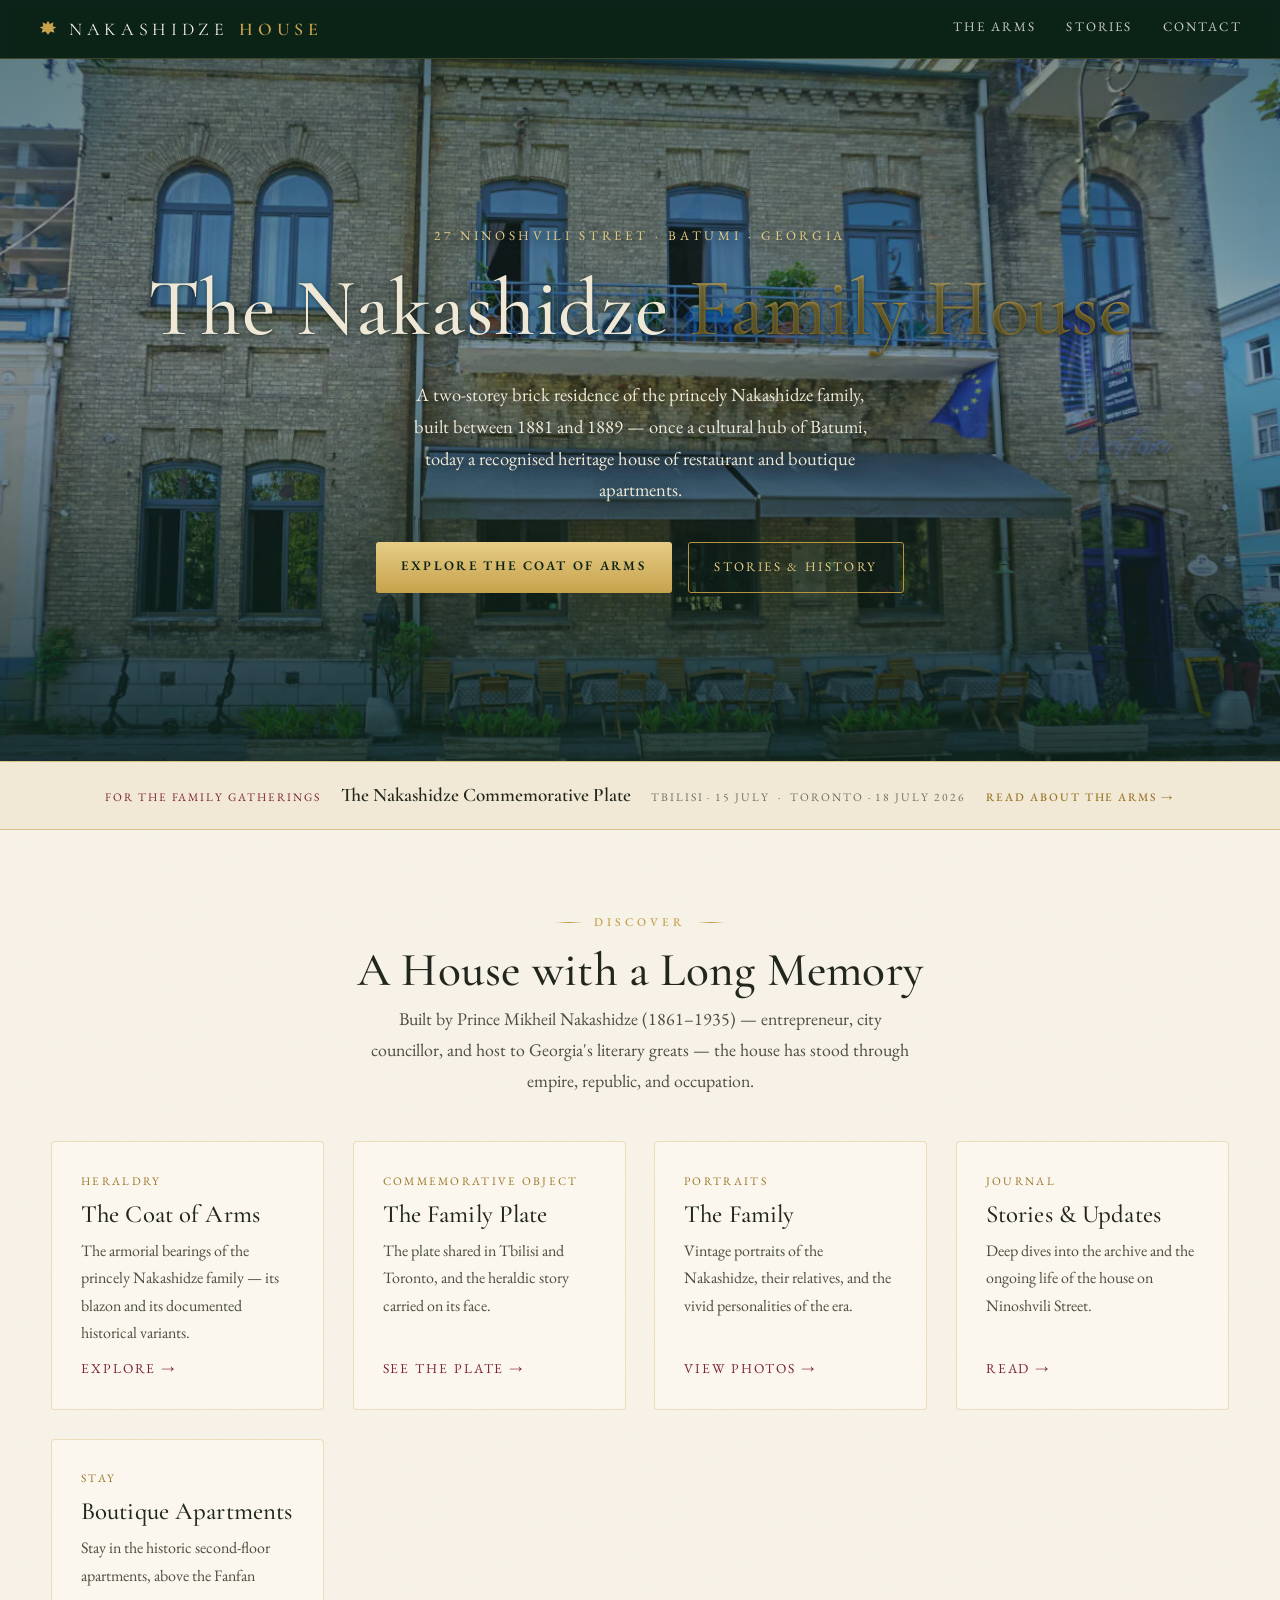
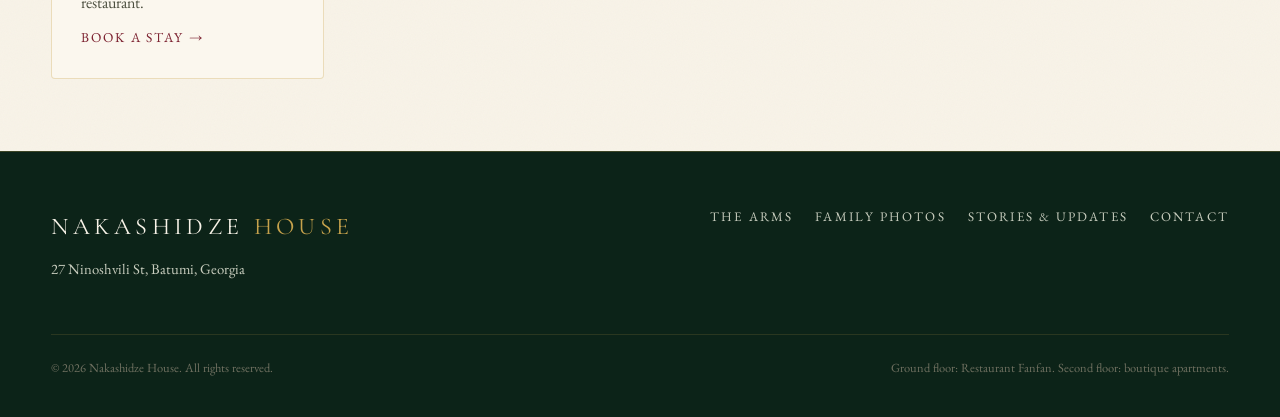
<file: index.html>
<!DOCTYPE html>
<html lang="en">
<head>
<meta charset="UTF-8">
<meta name="viewport" content="width=device-width, initial-scale=1.0">
<title>Nakashidze House — 27 Ninoshvili St, Batumi</title>
<meta name="description" content="The Nakashidze Family House on Ninoshvili Street in Batumi, Georgia — a cultural-heritage residence of the princely Nakashidze family, built 1881–1889. History, family, and heraldry.">
<link rel="preconnect" href="https://fonts.googleapis.com">
<link rel="preconnect" href="https://fonts.gstatic.com" crossorigin>
<link href="https://fonts.googleapis.com/css2?family=Cormorant+Garamond:ital,wght@0,400;0,500;0,600;1,400&family=EB+Garamond:ital,wght@0,400;0,500;1,400&family=Noto+Serif+Georgian:wght@400;600&display=swap" rel="stylesheet">
<link rel="stylesheet" href="assets/css/style.css">
</head>
<body>
<a href="#main" class="skip">Skip to content</a>

<nav class="nav">
  <a class="nav__brand" href="index.html">
    <svg class="nav__mark" viewBox="0 0 24 24" fill="none" aria-hidden="true">
      <path d="M12 2l2.2 3.9L18.5 4l-.8 4.6L22 10l-3.6 2 1.3 4.4L15 15l-3 4-3-4-4.7 1.4L5.6 12 2 10l4.3-1.4L5.5 4l4.3 1.9L12 2z" fill="currentColor"/>
    </svg>
    Nakashidze <b>House</b>
  </a>
  <div class="nav__links">
    <a href="arms/">The Arms</a>
    <a href="stories/" class="hide-sm">Stories</a>
    <a href="https://sites.google.com/view/nakashidzehouse/contact-us">Contact</a>
  </div>
</nav>

<header class="home-hero" id="main">
  <div class="wrap home-hero__inner">
    <span class="addr reveal">27 Ninoshvili Street · Batumi · Georgia</span>
    <h1 class="reveal d1">The Nakashidze <span class="gold-text">Family House</span></h1>
    <p class="lede reveal d2">
      A two-storey brick residence of the princely Nakashidze family, built between 1881 and 1889 —
      once a cultural hub of Batumi, today a recognised heritage house of restaurant and boutique
      apartments.
    </p>
    <div class="btn-row reveal d3">
      <a class="btn btn--gold" href="arms/">Explore the Coat of Arms</a>
      <a class="btn btn--ghost" href="stories/">Stories &amp; History</a>
    </div>
  </div>
</header>

<aside class="plate-ribbon" aria-label="Commemorative plate">
  <a href="arms/#plate">
    <span>For the family gatherings</span>
    <strong>The Nakashidze Commemorative Plate</strong>
    <em>Tbilisi · 15 July &nbsp;·&nbsp; Toronto · 18 July 2026</em>
    <b aria-hidden="true">Read about the arms →</b>
  </a>
</aside>

<section class="band band--porcelain">
  <div class="wrap">
    <div class="section-head reveal">
      <span class="eyebrow">Discover</span>
      <h2>A House with a Long Memory</h2>
      <p>Built by Prince Mikheil Nakashidze (1861–1935) — entrepreneur, city councillor, and host to
         Georgia's literary greats — the house has stood through empire, republic, and occupation.</p>
    </div>
    <div class="cards">
      <a class="hcard reveal" href="arms/">
        <span class="k">Heraldry</span>
        <h3>The Coat of Arms</h3>
        <p>The armorial bearings of the princely Nakashidze family — its blazon and its documented historical variants.</p>
        <span class="go">Explore →</span>
      </a>
      <a class="hcard reveal d1" href="arms/#plate">
        <span class="k">Commemorative Object</span>
        <h3>The Family Plate</h3>
        <p>The plate shared in Tbilisi and Toronto, and the heraldic story carried on its face.</p>
        <span class="go">See the plate →</span>
      </a>
      <a class="hcard reveal d2" href="https://sites.google.com/view/nakashidzehouse/family-photos">
        <span class="k">Portraits</span>
        <h3>The Family</h3>
        <p>Vintage portraits of the Nakashidze, their relatives, and the vivid personalities of the era.</p>
        <span class="go">View photos →</span>
      </a>
      <a class="hcard reveal d3" href="stories/">
        <span class="k">Journal</span>
        <h3>Stories &amp; Updates</h3>
        <p>Deep dives into the archive and the ongoing life of the house on Ninoshvili Street.</p>
        <span class="go">Read →</span>
      </a>
      <a class="hcard reveal d4" href="https://www.airbnb.co.uk/rooms/49343158">
        <span class="k">Stay</span>
        <h3>Boutique Apartments</h3>
        <p>Stay in the historic second-floor apartments, above the Fanfan restaurant.</p>
        <span class="go">Book a stay →</span>
      </a>
    </div>
  </div>
</section>

<footer class="foot">
  <div class="wrap">
    <div class="foot__top">
      <div>
        <div class="foot__brand">Nakashidze <span>House</span></div>
        <p class="foot__tri">27 Ninoshvili St, Batumi, Georgia</p>
      </div>
      <nav class="foot__links" aria-label="Footer">
        <a href="arms/">The Arms</a>
        <a href="https://sites.google.com/view/nakashidzehouse/family-photos">Family Photos</a>
        <a href="stories/">Stories &amp; Updates</a>
        <a href="https://sites.google.com/view/nakashidzehouse/contact-us">Contact</a>
      </nav>
    </div>
    <div class="foot__legal">
      <span>© 2026 Nakashidze House. All rights reserved.</span>
      <span>Ground floor: Restaurant Fanfan. Second floor: boutique apartments.</span>
    </div>
  </div>
</footer>

<script>
  (function () {
    var els = document.querySelectorAll('.reveal');
    if (!('IntersectionObserver' in window) || matchMedia('(prefers-reduced-motion: reduce)').matches) {
      els.forEach(function (e) { e.classList.add('in'); }); return;
    }
    var io = new IntersectionObserver(function (entries) {
      entries.forEach(function (en) {
        if (en.isIntersecting) { en.target.classList.add('in'); io.unobserve(en.target); }
      });
    }, { threshold: 0.14, rootMargin: '0px 0px -8% 0px' });
    els.forEach(function (e) { io.observe(e); });
  })();
</script>
</body>
</html>
</file>
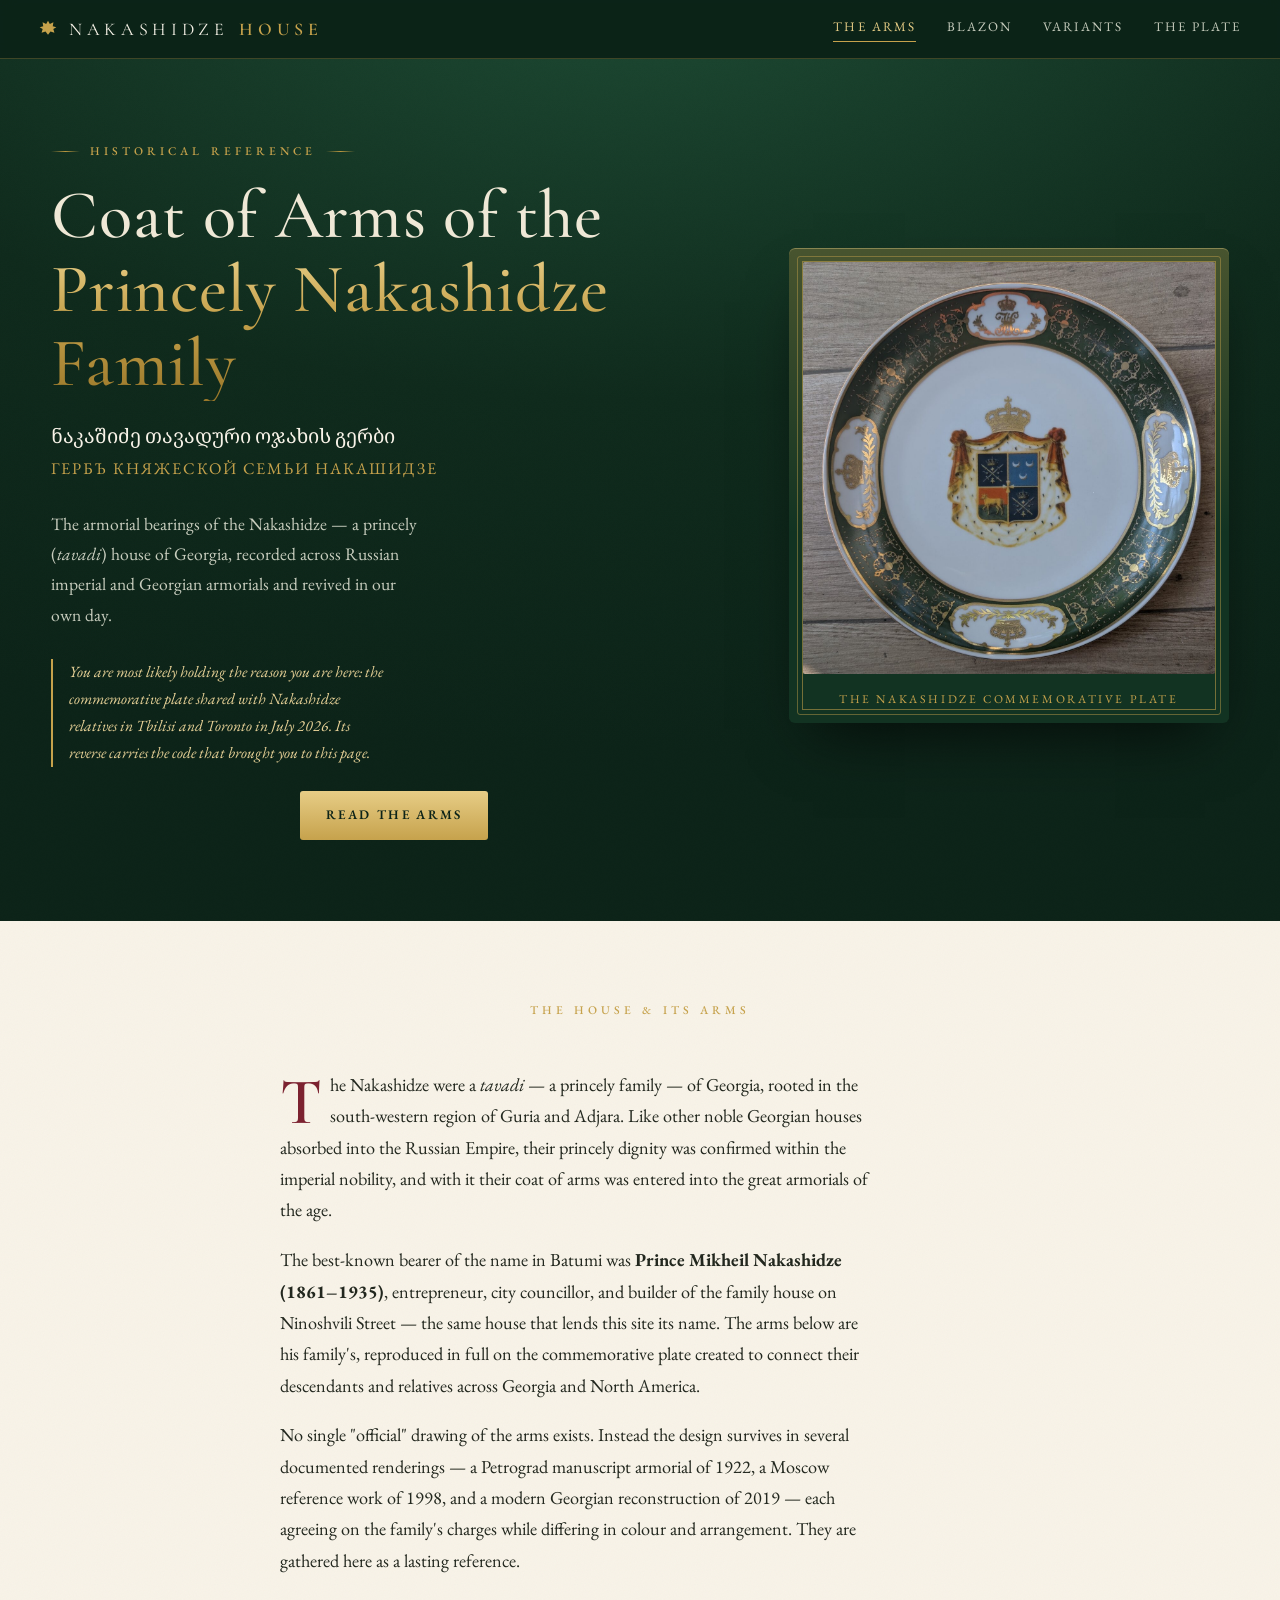
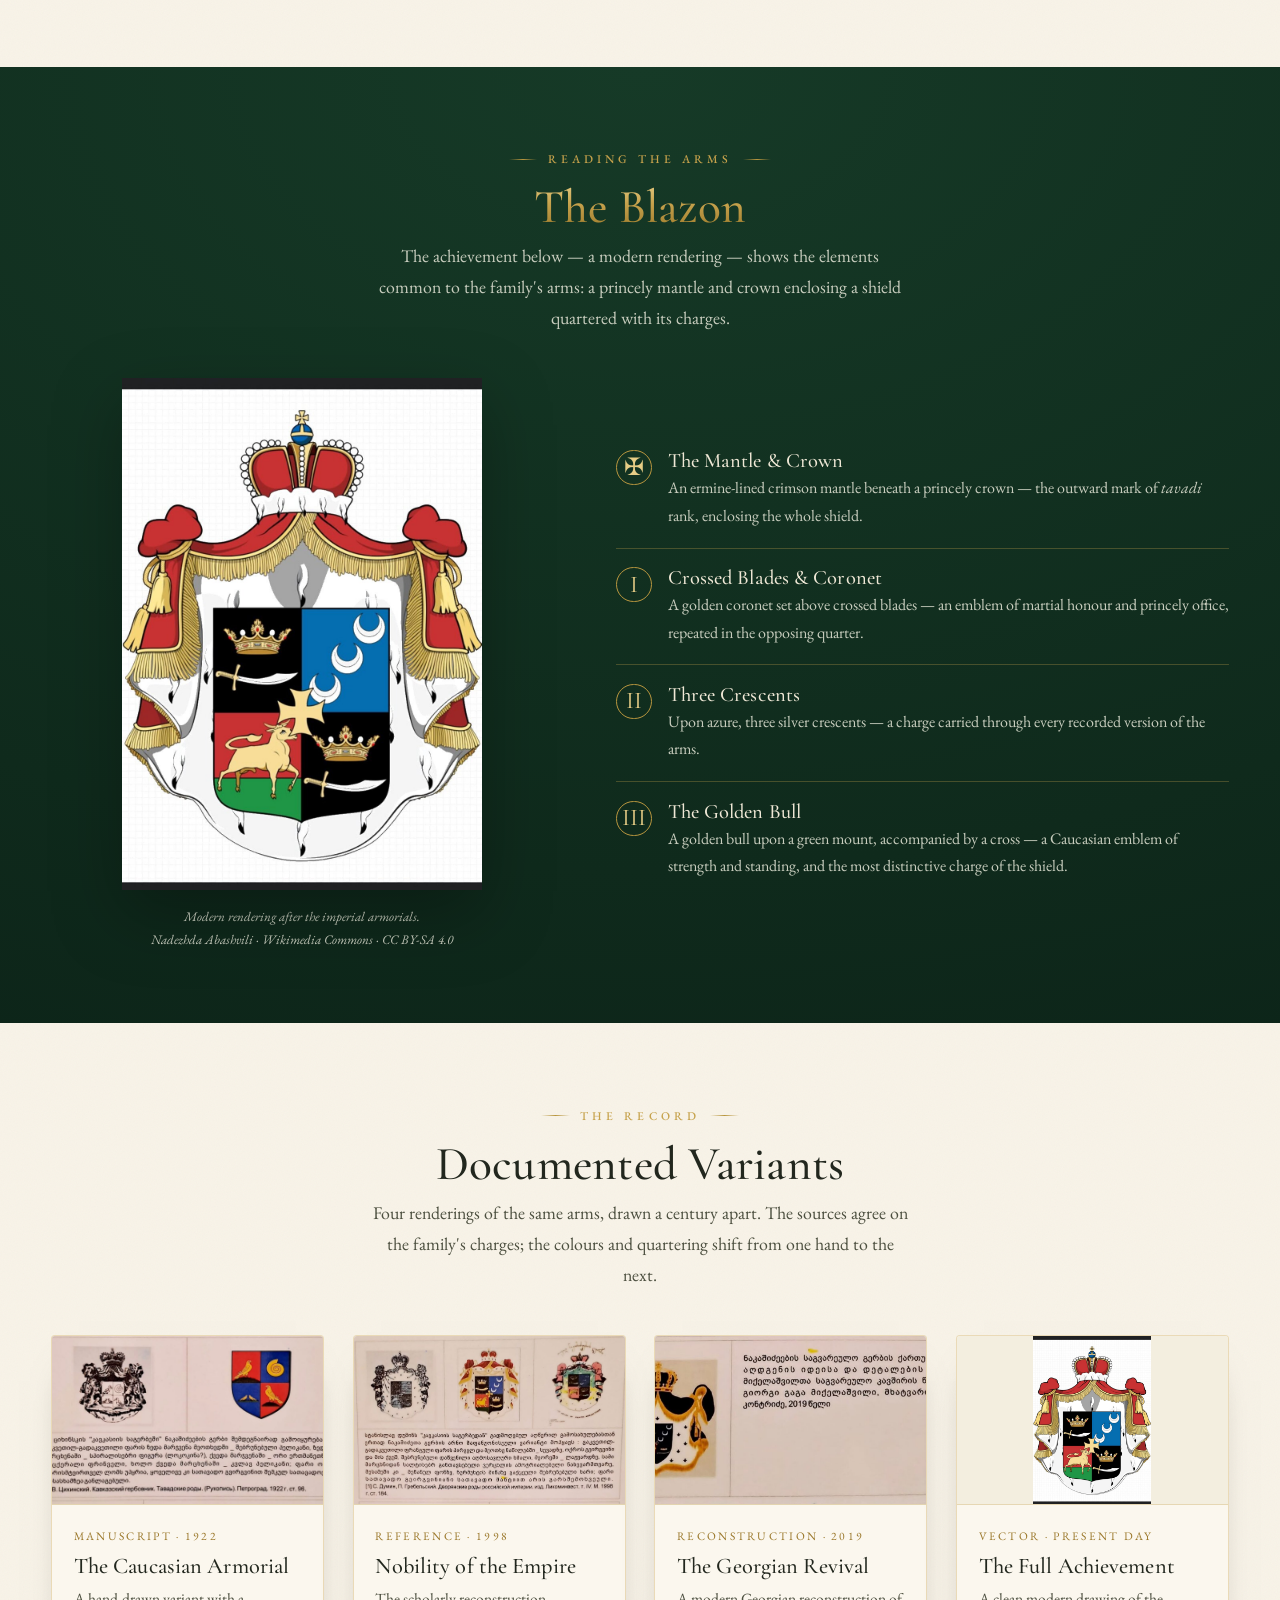
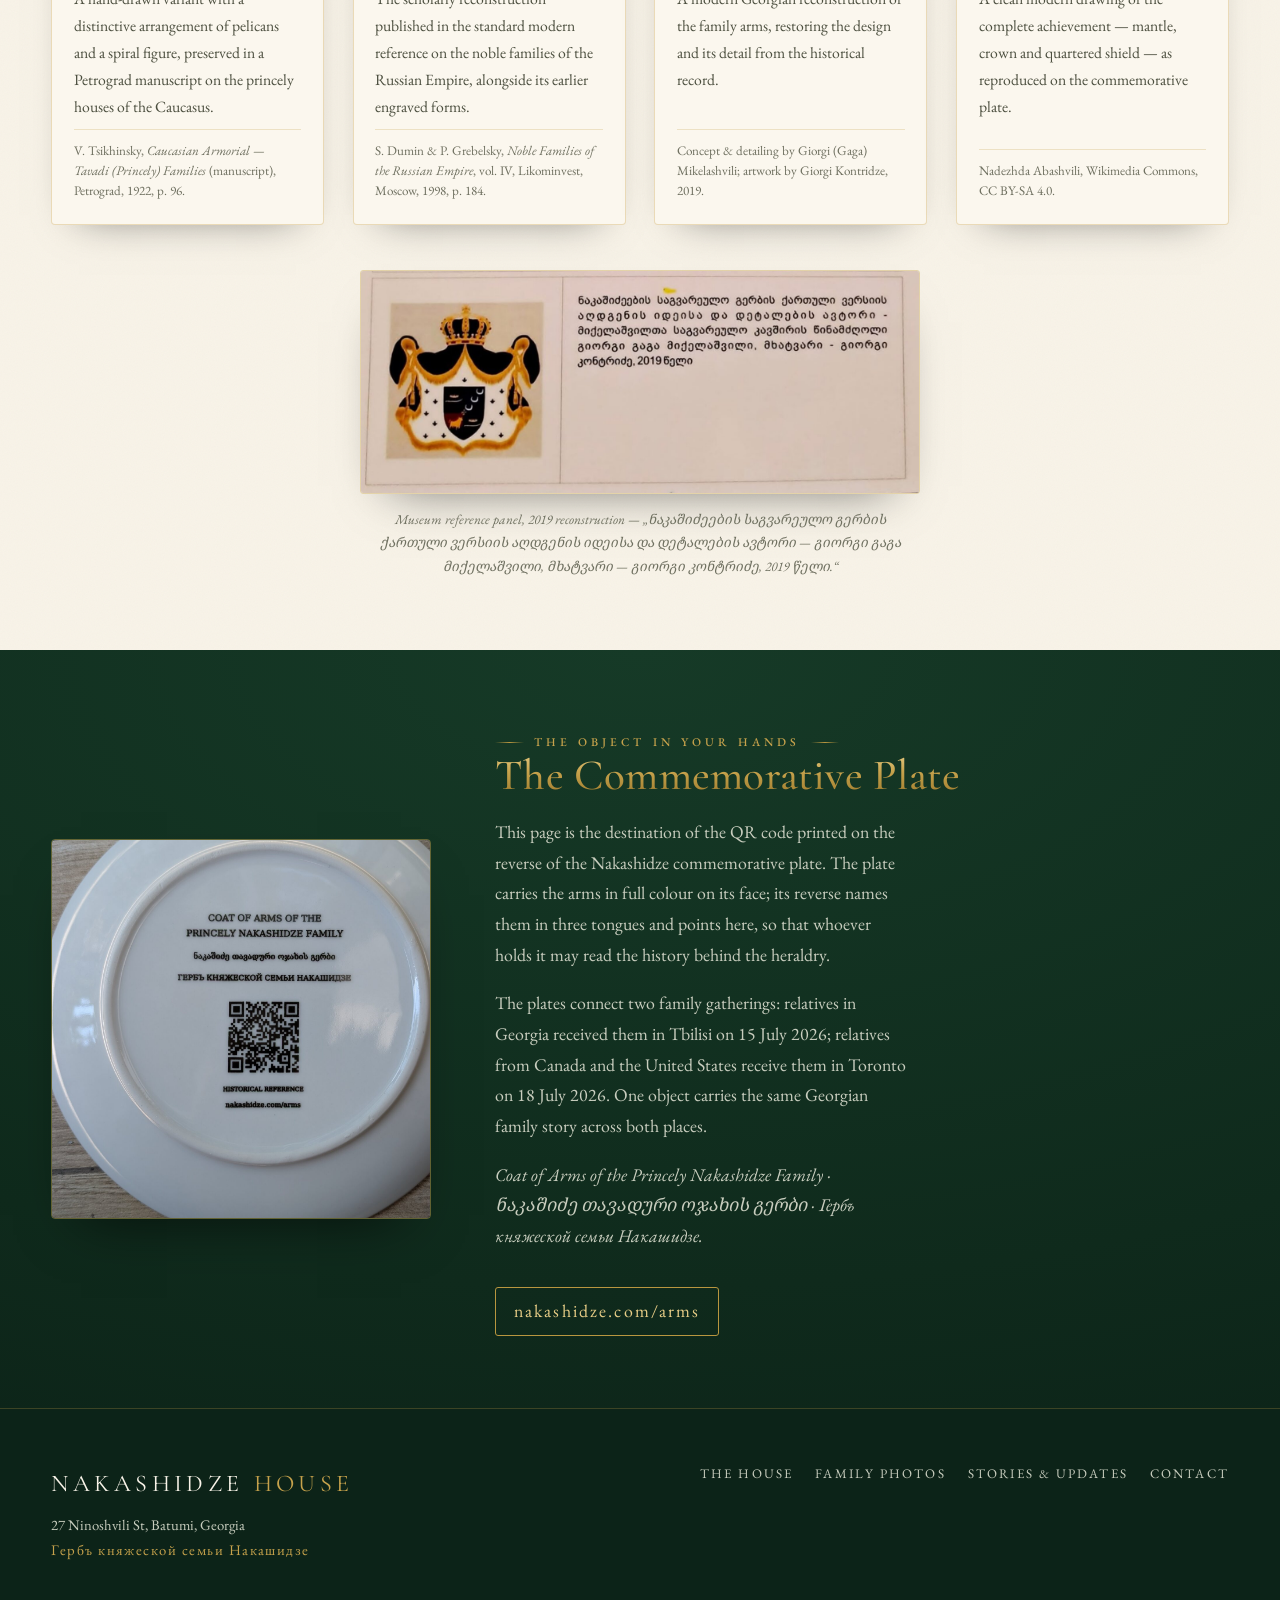
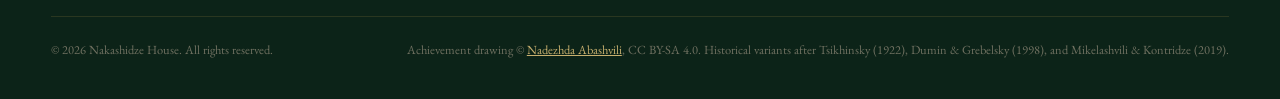
<file: arms/index.html>
<!DOCTYPE html>
<html lang="en">
<head>
<meta charset="UTF-8">
<meta name="viewport" content="width=device-width, initial-scale=1.0">
<title>Coat of Arms of the Princely Nakashidze Family — Historical Reference</title>
<meta name="description" content="The heraldry of the princely (tavadi) Nakashidze family of Georgia: the coat of arms, its blazon, and its documented historical variants — the reference page for the Nakashidze commemorative plate.">
<link rel="preconnect" href="https://fonts.googleapis.com">
<link rel="preconnect" href="https://fonts.gstatic.com" crossorigin>
<link href="https://fonts.googleapis.com/css2?family=Cormorant+Garamond:ital,wght@0,400;0,500;0,600;1,400&family=EB+Garamond:ital,wght@0,400;0,500;1,400&family=Noto+Serif+Georgian:wght@400;600&display=swap" rel="stylesheet">
<link rel="stylesheet" href="../assets/css/style.css">
</head>
<body>
<a href="#top" class="skip">Skip to content</a>

<!-- ============ NAV ============ -->
<nav class="nav">
  <a class="nav__brand" href="../index.html">
    <svg class="nav__mark" viewBox="0 0 24 24" fill="none" aria-hidden="true">
      <path d="M12 2l2.2 3.9L18.5 4l-.8 4.6L22 10l-3.6 2 1.3 4.4L15 15l-3 4-3-4-4.7 1.4L5.6 12 2 10l4.3-1.4L5.5 4l4.3 1.9L12 2z" fill="currentColor"/>
    </svg>
    Nakashidze <b>House</b>
  </a>
  <div class="nav__links">
    <a href="#top" aria-current="page">The Arms</a>
    <a href="#blazon" class="hide-sm">Blazon</a>
    <a href="#variants" class="hide-sm">Variants</a>
    <a href="#plate">The Plate</a>
  </div>
</nav>

<!-- ============ HERO ============ -->
<header class="hero" id="top">
  <div class="wrap hero__grid">
    <div>
      <span class="eyebrow reveal">Historical Reference</span>
      <h1 class="hero__title reveal d1">
        Coat of Arms of the
        <span class="line2 gold-text">Princely Nakashidze Family</span>
      </h1>
      <div class="hero__sub reveal d2">
        <span class="ka">ნაკაშიძე თავადური ოჯახის გერბი</span>
        <span class="ru">Гербъ княжеской семьи Накашидзе</span>
      </div>
      <p class="hero__lede reveal d2">
        The armorial bearings of the Nakashidze — a princely (<em>tavadi</em>) house of Georgia,
        recorded across Russian imperial and Georgian armorials and revived in our own day.
      </p>
      <p class="hero__note reveal d3">
        You are most likely holding the reason you are here: the commemorative plate shared with
        Nakashidze relatives in Tbilisi and Toronto in July 2026. Its reverse carries the code that
        brought you to this page.
      </p>
      <div class="btn-row reveal d3" style="margin-top:1.5rem">
        <a class="btn btn--gold" href="#blazon">Read the Arms</a>
      </div>
    </div>

    <figure class="plate-frame reveal d2" style="margin:0">
      <img src="../assets/img/plate-medallion.jpg"
           alt="Photograph of the Nakashidze commemorative plate — a deep-green and gold porcelain rim framing the family coat of arms at its centre.">
      <figcaption class="plate-cap">The Nakashidze Commemorative Plate</figcaption>
    </figure>
  </div>
</header>

<!-- ============ OVERVIEW ============ -->
<section class="band band--porcelain">
  <div class="narrow">
    <div class="section-head reveal">
      <span class="eyebrow solo">The House &amp; Its Arms</span>
    </div>
    <div class="prose reveal d1">
      <p class="dropcap">
        The Nakashidze were a <em>tavadi</em> — a princely family — of Georgia, rooted in the
        south-western region of Guria and Adjara. Like other noble Georgian houses absorbed into
        the Russian Empire, their princely dignity was confirmed within the imperial nobility, and
        with it their coat of arms was entered into the great armorials of the age.
      </p>
      <p>
        The best-known bearer of the name in Batumi was <strong>Prince Mikheil Nakashidze
        (1861&ndash;1935)</strong>, entrepreneur, city councillor, and builder of the family house
        on Ninoshvili Street — the same house that lends this site its name. The arms below are his
        family's, reproduced in full on the commemorative plate created to connect their descendants
        and relatives across Georgia and North America.
      </p>
      <p>
        No single "official" drawing of the arms exists. Instead the design survives in several
        documented renderings — a Petrograd manuscript armorial of 1922, a Moscow reference work of
        1998, and a modern Georgian reconstruction of 2019 — each agreeing on the family's charges
        while differing in colour and arrangement. They are gathered here as a lasting reference.
      </p>
    </div>
  </div>
</section>

<!-- ============ BLAZON ============ -->
<section class="band band--green" id="blazon">
  <div class="wrap">
    <div class="section-head reveal">
      <span class="eyebrow">Reading the Arms</span>
      <h2 class="gold-text">The Blazon</h2>
      <p>The achievement below — a modern rendering — shows the elements common to the family's arms:
         a princely mantle and crown enclosing a shield quartered with its charges.</p>
    </div>

    <div class="blazon">
      <figure class="blazon__fig reveal">
        <img src="../assets/img/arms-clean.jpg"
             alt="Full heraldic achievement of the Nakashidze family: a gold-fringed crimson princely mantle lined with ermine, topped by a princely crown, enclosing a shield of four quarters.">
        <figcaption>Modern rendering after the imperial armorials.<br>Nadezhda Abashvili · Wikimedia Commons · CC BY-SA 4.0</figcaption>
      </figure>

      <div class="quarters reveal d1">
        <div class="quarter">
          <span class="quarter__no">✠</span>
          <div>
            <h4>The Mantle &amp; Crown</h4>
            <p>An ermine-lined crimson mantle beneath a princely crown — the outward mark of
               <em>tavadi</em> rank, enclosing the whole shield.</p>
          </div>
        </div>
        <div class="quarter">
          <span class="quarter__no">I</span>
          <div>
            <h4>Crossed Blades &amp; Coronet</h4>
            <p>A golden coronet set above crossed blades — an emblem of martial honour and princely
               office, repeated in the opposing quarter.</p>
          </div>
        </div>
        <div class="quarter">
          <span class="quarter__no">II</span>
          <div>
            <h4>Three Crescents</h4>
            <p>Upon azure, three silver crescents — a charge carried through every recorded version
               of the arms.</p>
          </div>
        </div>
        <div class="quarter">
          <span class="quarter__no">III</span>
          <div>
            <h4>The Golden Bull</h4>
            <p>A golden bull upon a green mount, accompanied by a cross — a Caucasian emblem of
               strength and standing, and the most distinctive charge of the shield.</p>
          </div>
        </div>
      </div>
    </div>
  </div>
</section>

<!-- ============ VARIANTS ============ -->
<section class="band band--porcelain" id="variants">
  <div class="wrap">
    <div class="section-head reveal">
      <span class="eyebrow">The Record</span>
      <h2>Documented Variants</h2>
      <p>Four renderings of the same arms, drawn a century apart. The sources agree on the family's
         charges; the colours and quartering shift from one hand to the next.</p>
    </div>

    <div class="variants">
      <article class="vcard reveal">
        <div class="vcard__img" style="background-image:url('../assets/img/variant-caucasian.jpg')"></div>
        <div class="vcard__body">
          <span class="vcard__era">Manuscript · 1922</span>
          <h3>The Caucasian Armorial</h3>
          <p>A hand-drawn variant with a distinctive arrangement of pelicans and a spiral figure,
             preserved in a Petrograd manuscript on the princely houses of the Caucasus.</p>
          <cite>V. Tsikhinsky, <em>Caucasian Armorial — Tavadi (Princely) Families</em> (manuscript), Petrograd, 1922, p. 96.</cite>
        </div>
      </article>

      <article class="vcard reveal d1">
        <div class="vcard__img" style="background-image:url('../assets/img/variant-imperial.jpg')"></div>
        <div class="vcard__body">
          <span class="vcard__era">Reference · 1998</span>
          <h3>Nobility of the Empire</h3>
          <p>The scholarly reconstruction published in the standard modern reference on the noble
             families of the Russian Empire, alongside its earlier engraved forms.</p>
          <cite>S. Dumin &amp; P. Grebelsky, <em>Noble Families of the Russian Empire</em>, vol. IV, Likominvest, Moscow, 1998, p. 184.</cite>
        </div>
      </article>

      <article class="vcard reveal d2">
        <div class="vcard__img" style="background-image:url('../assets/img/variant-georgian.jpg')"></div>
        <div class="vcard__body">
          <span class="vcard__era">Reconstruction · 2019</span>
          <h3>The Georgian Revival</h3>
          <p>A modern Georgian reconstruction of the family arms, restoring the design and its
             detail from the historical record.</p>
          <cite>Concept &amp; detailing by Giorgi (Gaga) Mikelashvili; artwork by Giorgi Kontridze, 2019.</cite>
        </div>
      </article>

      <article class="vcard reveal d3">
        <div class="vcard__img" style="background-image:url('../assets/img/arms-clean.jpg'); background-size:contain; background-color:#f3eedf;"></div>
        <div class="vcard__body">
          <span class="vcard__era">Vector · Present day</span>
          <h3>The Full Achievement</h3>
          <p>A clean modern drawing of the complete achievement — mantle, crown and quartered
             shield — as reproduced on the commemorative plate.</p>
          <cite>Nadezhda Abashvili, Wikimedia Commons, CC BY-SA 4.0.</cite>
        </div>
      </article>
    </div>

    <figure class="panel-figure reveal" style="max-width:560px">
      <img src="../assets/img/variant-georgian.jpg"
           alt="Museum reference panel describing the 2019 Georgian reconstruction of the Nakashidze family arms, with Georgian text crediting Giorgi Gaga Mikelashvili and the artist Giorgi Kontridze.">
      <figcaption style="color:var(--ink-faint)">
        Museum reference panel, 2019 reconstruction —
        „ნაკაშიძეების საგვარეულო გერბის ქართული ვერსიის აღდგენის იდეისა და დეტალების ავტორი —
        გიორგი გაგა მიქელაშვილი, მხატვარი — გიორგი კონტრიძე, 2019 წელი.“
      </figcaption>
    </figure>
  </div>
</section>

<!-- ============ THE PLATE ============ -->
<section class="band band--green" id="plate">
  <div class="wrap plate">
    <img class="plate__img reveal"
         src="../assets/img/plate-back.jpg"
         alt="The reverse of the Nakashidze commemorative plate, printed with the title in English, Georgian and Russian, a QR code, and the address nakashidze.com/arms.">
    <div class="reveal d1">
      <span class="eyebrow">The Object in Your Hands</span>
      <h2 class="gold-text">The Commemorative Plate</h2>
      <p style="color:var(--cream-soft); max-width:46ch">
        This page is the destination of the QR code printed on the reverse of the Nakashidze
        commemorative plate. The plate carries the arms in full colour on its face; its reverse
        names them in three tongues and points here, so that whoever holds it may read the history
        behind the heraldry.
      </p>
      <p style="color:var(--cream-soft); max-width:46ch; margin-top:1rem">
        The plates connect two family gatherings: relatives in Georgia received them in Tbilisi on
        15 July 2026; relatives from Canada and the United States receive them in Toronto on
        18 July 2026. One object carries the same Georgian family story across both places.
      </p>
      <p style="color:var(--cream-soft); max-width:46ch; margin-top:1rem">
        <em>Coat of Arms of the Princely Nakashidze Family · ნაკაშიძე თავადური ოჯახის გერბი ·
        Гербъ княжеской семьи Накашидзе.</em>
      </p>
      <a class="url" href="https://nakashidze.com/arms">nakashidze.com/arms</a>
    </div>
  </div>
</section>

<!-- ============ FOOTER ============ -->
<footer class="foot">
  <div class="wrap">
    <div class="foot__top">
      <div>
        <div class="foot__brand">Nakashidze <span>House</span></div>
        <p class="foot__tri">
          27 Ninoshvili St, Batumi, Georgia<br>
          <span class="ru">Гербъ княжеской семьи Накашидзе</span>
        </p>
      </div>
      <nav class="foot__links" aria-label="Footer">
        <a href="../index.html">The House</a>
        <a href="https://sites.google.com/view/nakashidzehouse/family-photos">Family Photos</a>
        <a href="../stories/">Stories &amp; Updates</a>
        <a href="https://sites.google.com/view/nakashidzehouse/contact-us">Contact</a>
      </nav>
    </div>
    <div class="foot__legal">
      <span>© 2026 Nakashidze House. All rights reserved.</span>
      <span>Achievement drawing © <a href="https://commons.wikimedia.org/">Nadezhda Abashvili</a>, CC BY-SA 4.0. Historical variants after Tsikhinsky (1922), Dumin &amp; Grebelsky (1998), and Mikelashvili &amp; Kontridze (2019).</span>
    </div>
  </div>
</footer>

<script>
  // Staggered reveal on scroll
  (function () {
    var els = document.querySelectorAll('.reveal');
    if (!('IntersectionObserver' in window) || matchMedia('(prefers-reduced-motion: reduce)').matches) {
      els.forEach(function (e) { e.classList.add('in'); });
      return;
    }
    var io = new IntersectionObserver(function (entries) {
      entries.forEach(function (en) {
        if (en.isIntersecting) { en.target.classList.add('in'); io.unobserve(en.target); }
      });
    }, { threshold: 0.14, rootMargin: '0px 0px -8% 0px' });
    els.forEach(function (e) { io.observe(e); });
  })();
</script>
</body>
</html>
</file>
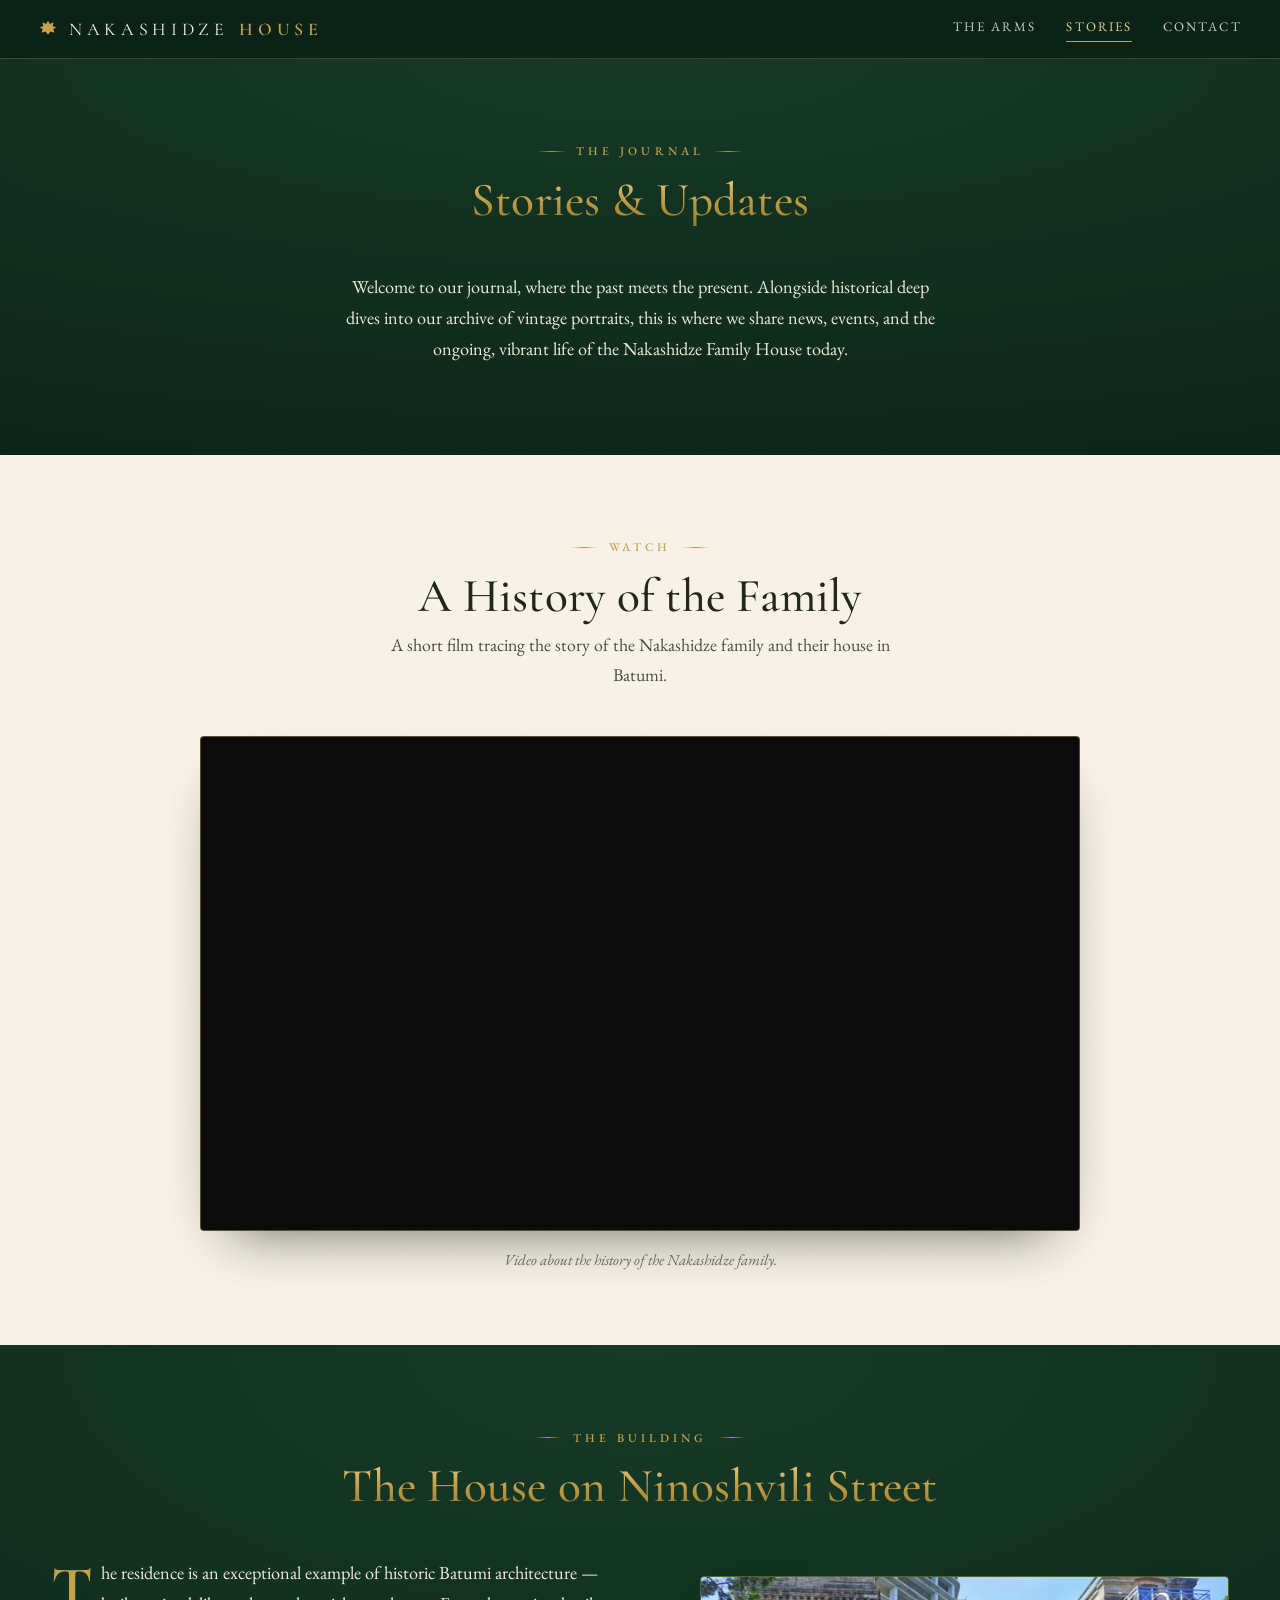
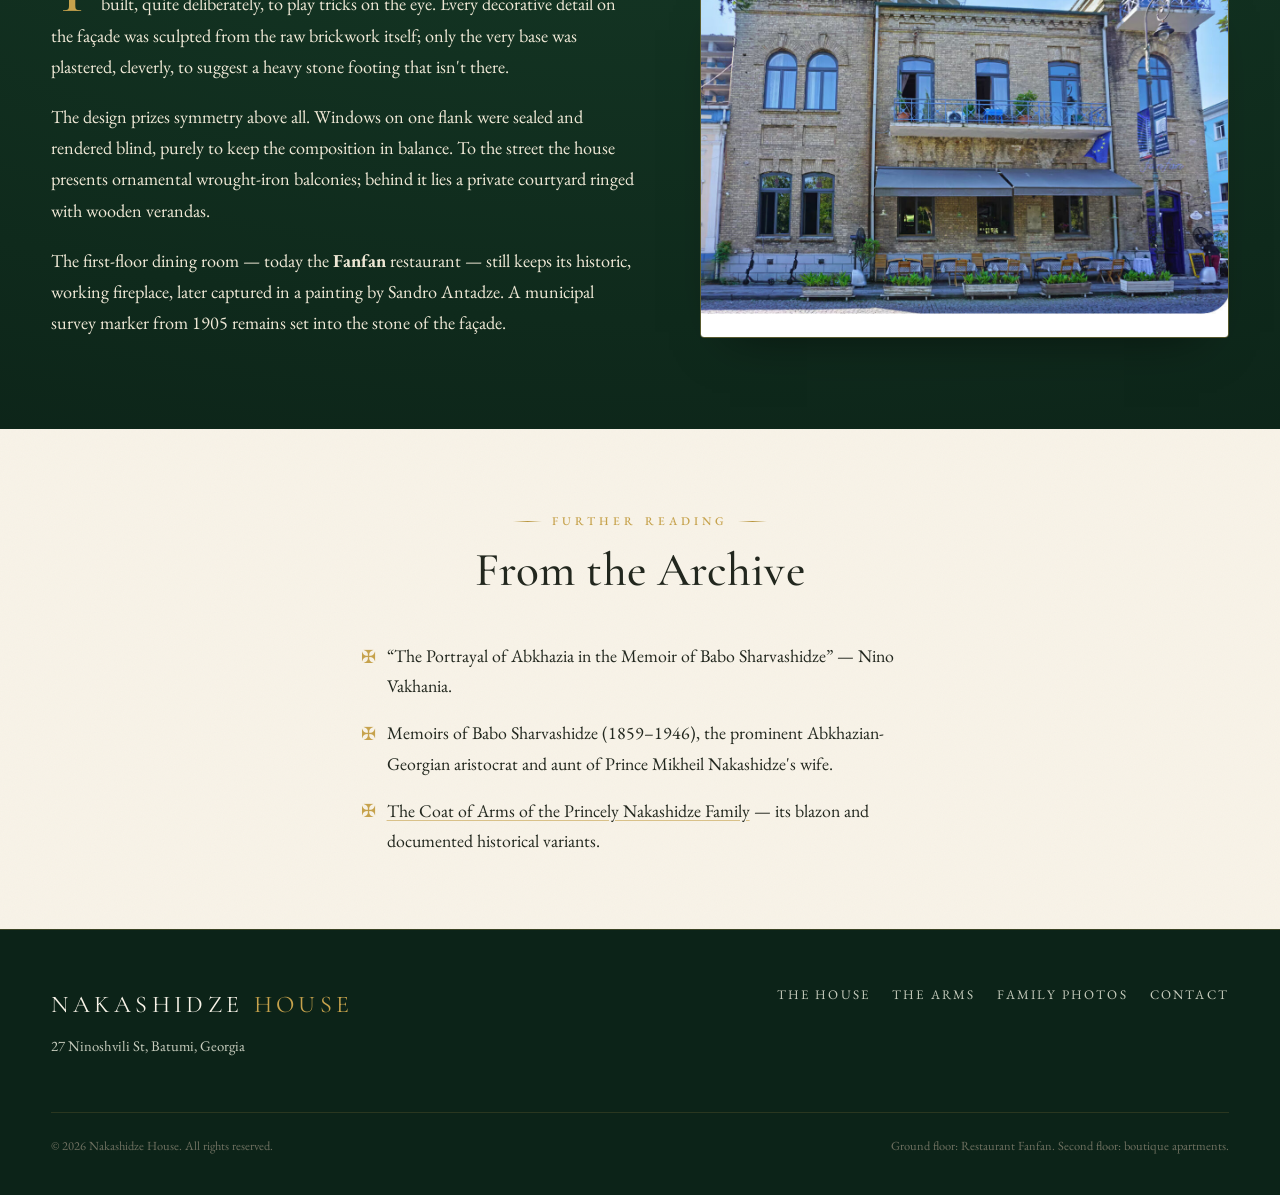
<file: stories/index.html>
<!DOCTYPE html>
<html lang="en">
<head>
<meta charset="UTF-8">
<meta name="viewport" content="width=device-width, initial-scale=1.0">
<title>Stories &amp; Updates — Nakashidze House</title>
<meta name="description" content="Stories, history and updates from the Nakashidze Family House on Ninoshvili Street in Batumi — including a short film on the family's history and notes on the building's architecture.">
<link rel="preconnect" href="https://fonts.googleapis.com">
<link rel="preconnect" href="https://fonts.gstatic.com" crossorigin>
<link href="https://fonts.googleapis.com/css2?family=Cormorant+Garamond:ital,wght@0,400;0,500;0,600;1,400&family=EB+Garamond:ital,wght@0,400;0,500;1,400&family=Noto+Serif+Georgian:wght@400;600&display=swap" rel="stylesheet">
<link rel="stylesheet" href="../assets/css/style.css">
</head>
<body>
<a href="#main" class="skip">Skip to content</a>

<nav class="nav">
  <a class="nav__brand" href="../index.html">
    <svg class="nav__mark" viewBox="0 0 24 24" fill="none" aria-hidden="true">
      <path d="M12 2l2.2 3.9L18.5 4l-.8 4.6L22 10l-3.6 2 1.3 4.4L15 15l-3 4-3-4-4.7 1.4L5.6 12 2 10l4.3-1.4L5.5 4l4.3 1.9L12 2z" fill="currentColor"/>
    </svg>
    Nakashidze <b>House</b>
  </a>
  <div class="nav__links">
    <a href="../arms/">The Arms</a>
    <a href="./" aria-current="page">Stories</a>
    <a href="https://sites.google.com/view/nakashidzehouse/contact-us">Contact</a>
  </div>
</nav>

<!-- ===== Header ===== -->
<header class="band band--green" id="main">
  <div class="narrow">
    <div class="section-head reveal">
      <span class="eyebrow">The Journal</span>
      <h2 class="gold-text">Stories &amp; Updates</h2>
    </div>
    <div class="prose reveal d1" style="text-align:center">
      <p style="margin-inline:auto">
        Welcome to our journal, where the past meets the present. Alongside historical deep dives into
        our archive of vintage portraits, this is where we share news, events, and the ongoing,
        vibrant life of the Nakashidze Family House today.
      </p>
    </div>
  </div>
</header>

<!-- ===== Video ===== -->
<section class="band band--porcelain">
  <div class="wrap">
    <div class="section-head reveal">
      <span class="eyebrow">Watch</span>
      <h2>A History of the Family</h2>
      <p>A short film tracing the story of the Nakashidze family and their house in Batumi.</p>
    </div>
    <figure class="video-figure reveal d1">
      <div class="video-embed">
        <iframe
          src="https://www.youtube-nocookie.com/embed/ioZSrdCykq8"
          title="A short film on the history of the Nakashidze family"
          loading="lazy"
          allow="accelerometer; autoplay; clipboard-write; encrypted-media; gyroscope; picture-in-picture; web-share"
          referrerpolicy="strict-origin-when-cross-origin"
          allowfullscreen></iframe>
      </div>
      <figcaption>Video about the history of the Nakashidze family.</figcaption>
    </figure>
  </div>
</section>

<!-- ===== Architecture ===== -->
<section class="band band--green">
  <div class="wrap">
    <div class="section-head reveal">
      <span class="eyebrow">The Building</span>
      <h2 class="gold-text">The House on Ninoshvili Street</h2>
    </div>
    <div class="arch">
      <div class="prose reveal">
        <p class="dropcap">
          The residence is an exceptional example of historic Batumi architecture — built, quite
          deliberately, to play tricks on the eye. Every decorative detail on the façade was sculpted
          from the raw brickwork itself; only the very base was plastered, cleverly, to suggest a
          heavy stone footing that isn't there.
        </p>
        <p>
          The design prizes symmetry above all. Windows on one flank were sealed and rendered blind,
          purely to keep the composition in balance. To the street the house presents ornamental
          wrought-iron balconies; behind it lies a private courtyard ringed with wooden verandas.
        </p>
        <p>
          The first-floor dining room — today the <strong>Fanfan</strong> restaurant — still keeps its
          historic, working fireplace, later captured in a painting by Sandro Antadze. A municipal
          survey marker from 1905 remains set into the stone of the façade.
        </p>
      </div>
      <figure class="reveal d1" style="margin:0">
        <img class="arch__img" src="../assets/img/house.jpg"
             alt="The Nakashidze Family House on Ninoshvili Street, Batumi — a two-storey brick façade with wrought-iron balconies and the Fanfan restaurant below.">
      </figure>
    </div>
  </div>
</section>

<!-- ===== Further reading ===== -->
<section class="band band--porcelain">
  <div class="narrow">
    <div class="section-head reveal">
      <span class="eyebrow">Further Reading</span>
      <h2>From the Archive</h2>
    </div>
    <ul class="resources reveal d1">
      <li>“The Portrayal of Abkhazia in the Memoir of Babo Sharvashidze” — Nino Vakhania.</li>
      <li>Memoirs of Babo Sharvashidze (1859–1946), the prominent Abkhazian-Georgian aristocrat and aunt of Prince Mikheil Nakashidze's wife.</li>
      <li><a href="../arms/">The Coat of Arms of the Princely Nakashidze Family</a> — its blazon and documented historical variants.</li>
    </ul>
  </div>
</section>

<!-- ===== Footer ===== -->
<footer class="foot">
  <div class="wrap">
    <div class="foot__top">
      <div>
        <div class="foot__brand">Nakashidze <span>House</span></div>
        <p class="foot__tri">27 Ninoshvili St, Batumi, Georgia</p>
      </div>
      <nav class="foot__links" aria-label="Footer">
        <a href="../index.html">The House</a>
        <a href="../arms/">The Arms</a>
        <a href="https://sites.google.com/view/nakashidzehouse/family-photos">Family Photos</a>
        <a href="https://sites.google.com/view/nakashidzehouse/contact-us">Contact</a>
      </nav>
    </div>
    <div class="foot__legal">
      <span>© 2026 Nakashidze House. All rights reserved.</span>
      <span>Ground floor: Restaurant Fanfan. Second floor: boutique apartments.</span>
    </div>
  </div>
</footer>

<script>
  (function () {
    var els = document.querySelectorAll('.reveal');
    if (!('IntersectionObserver' in window) || matchMedia('(prefers-reduced-motion: reduce)').matches) {
      els.forEach(function (e) { e.classList.add('in'); }); return;
    }
    var io = new IntersectionObserver(function (entries) {
      entries.forEach(function (en) {
        if (en.isIntersecting) { en.target.classList.add('in'); io.unobserve(en.target); }
      });
    }, { threshold: 0.14, rootMargin: '0px 0px -8% 0px' });
    els.forEach(function (e) { io.observe(e); });
  })();
</script>
</body>
</html>
</file>
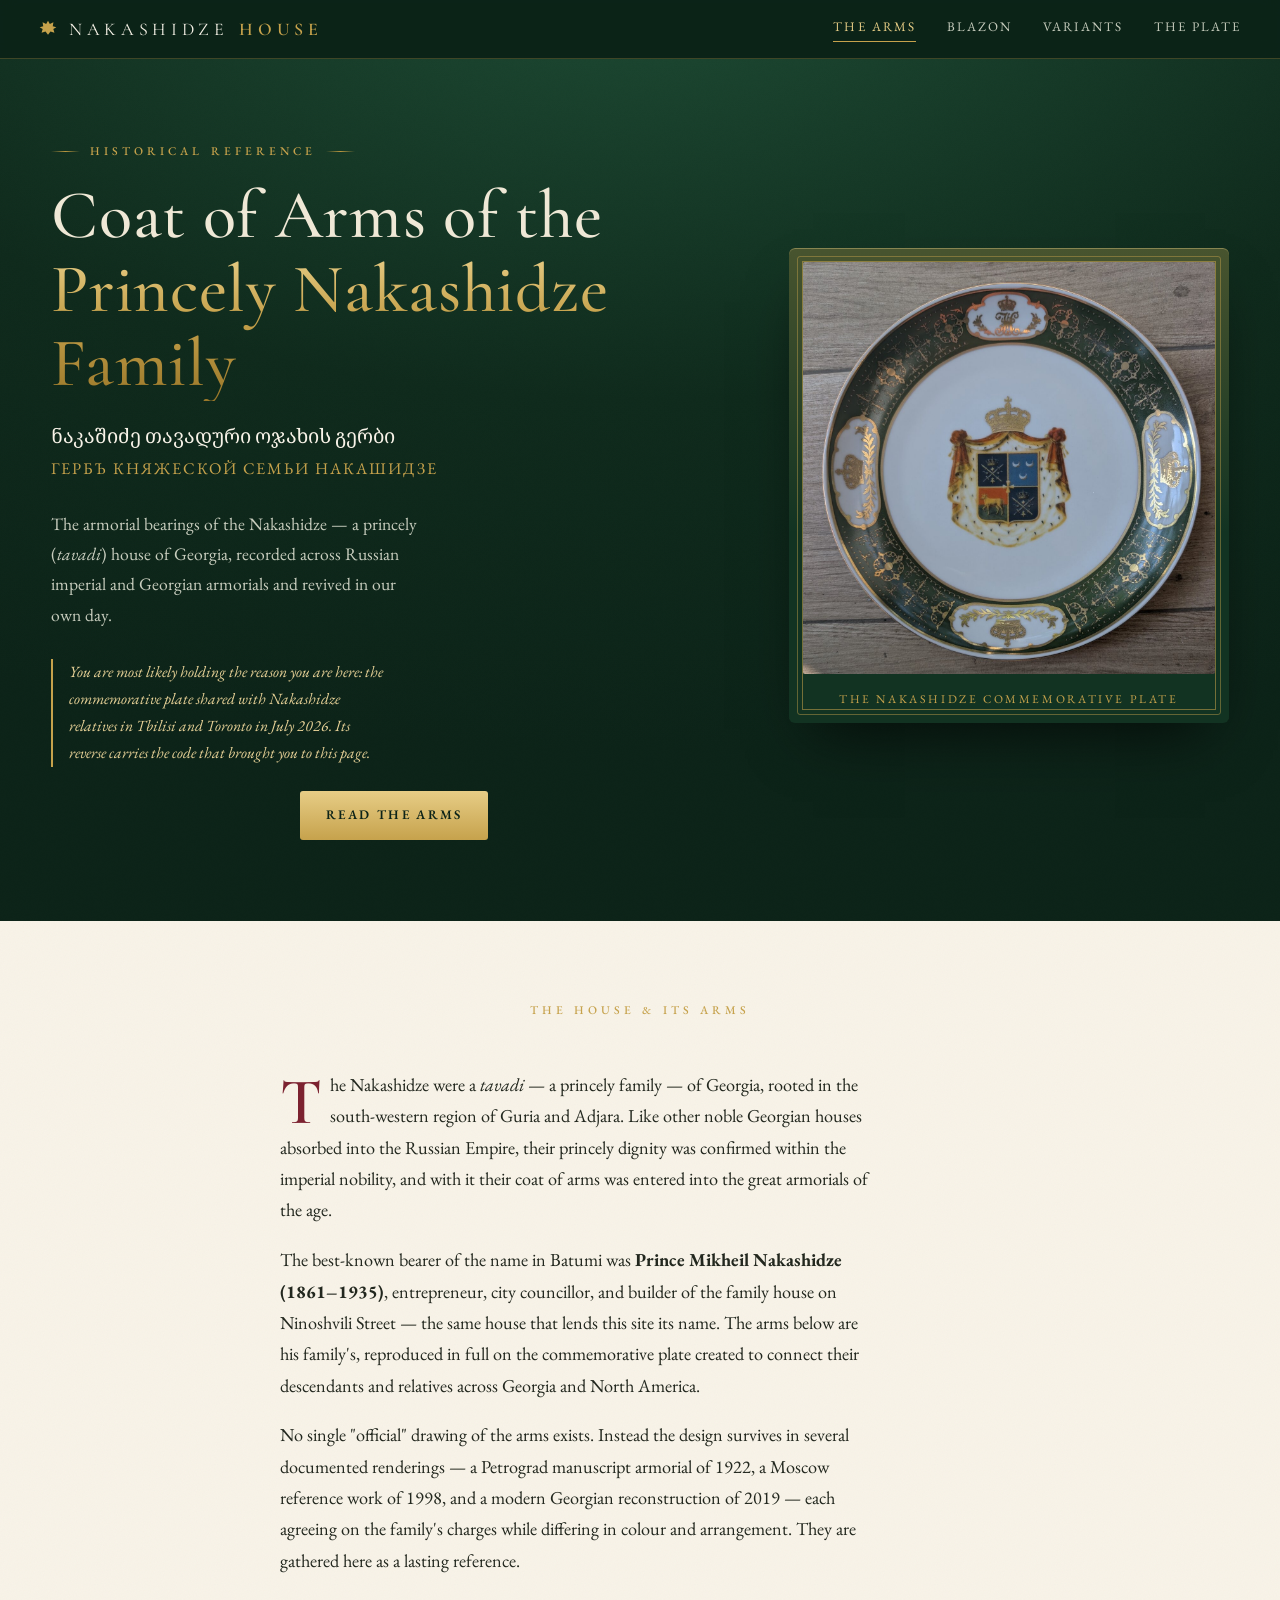
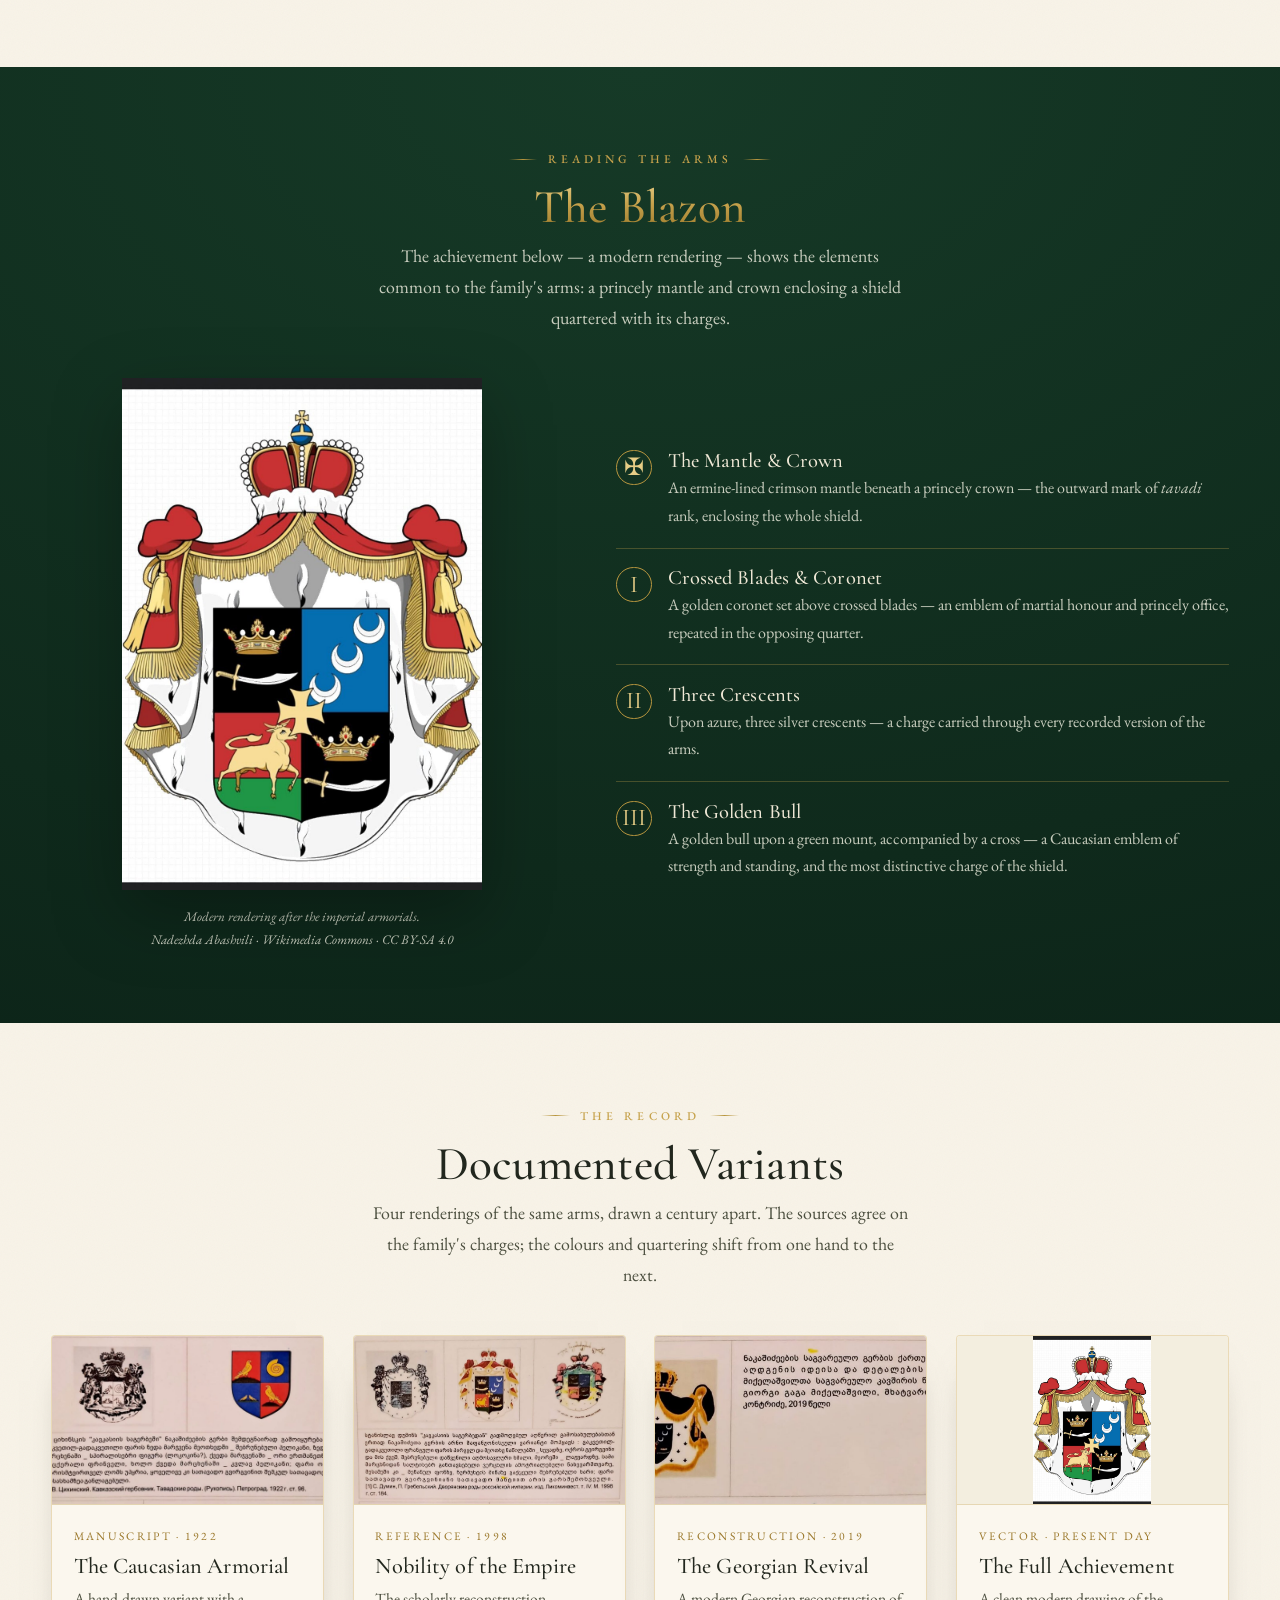
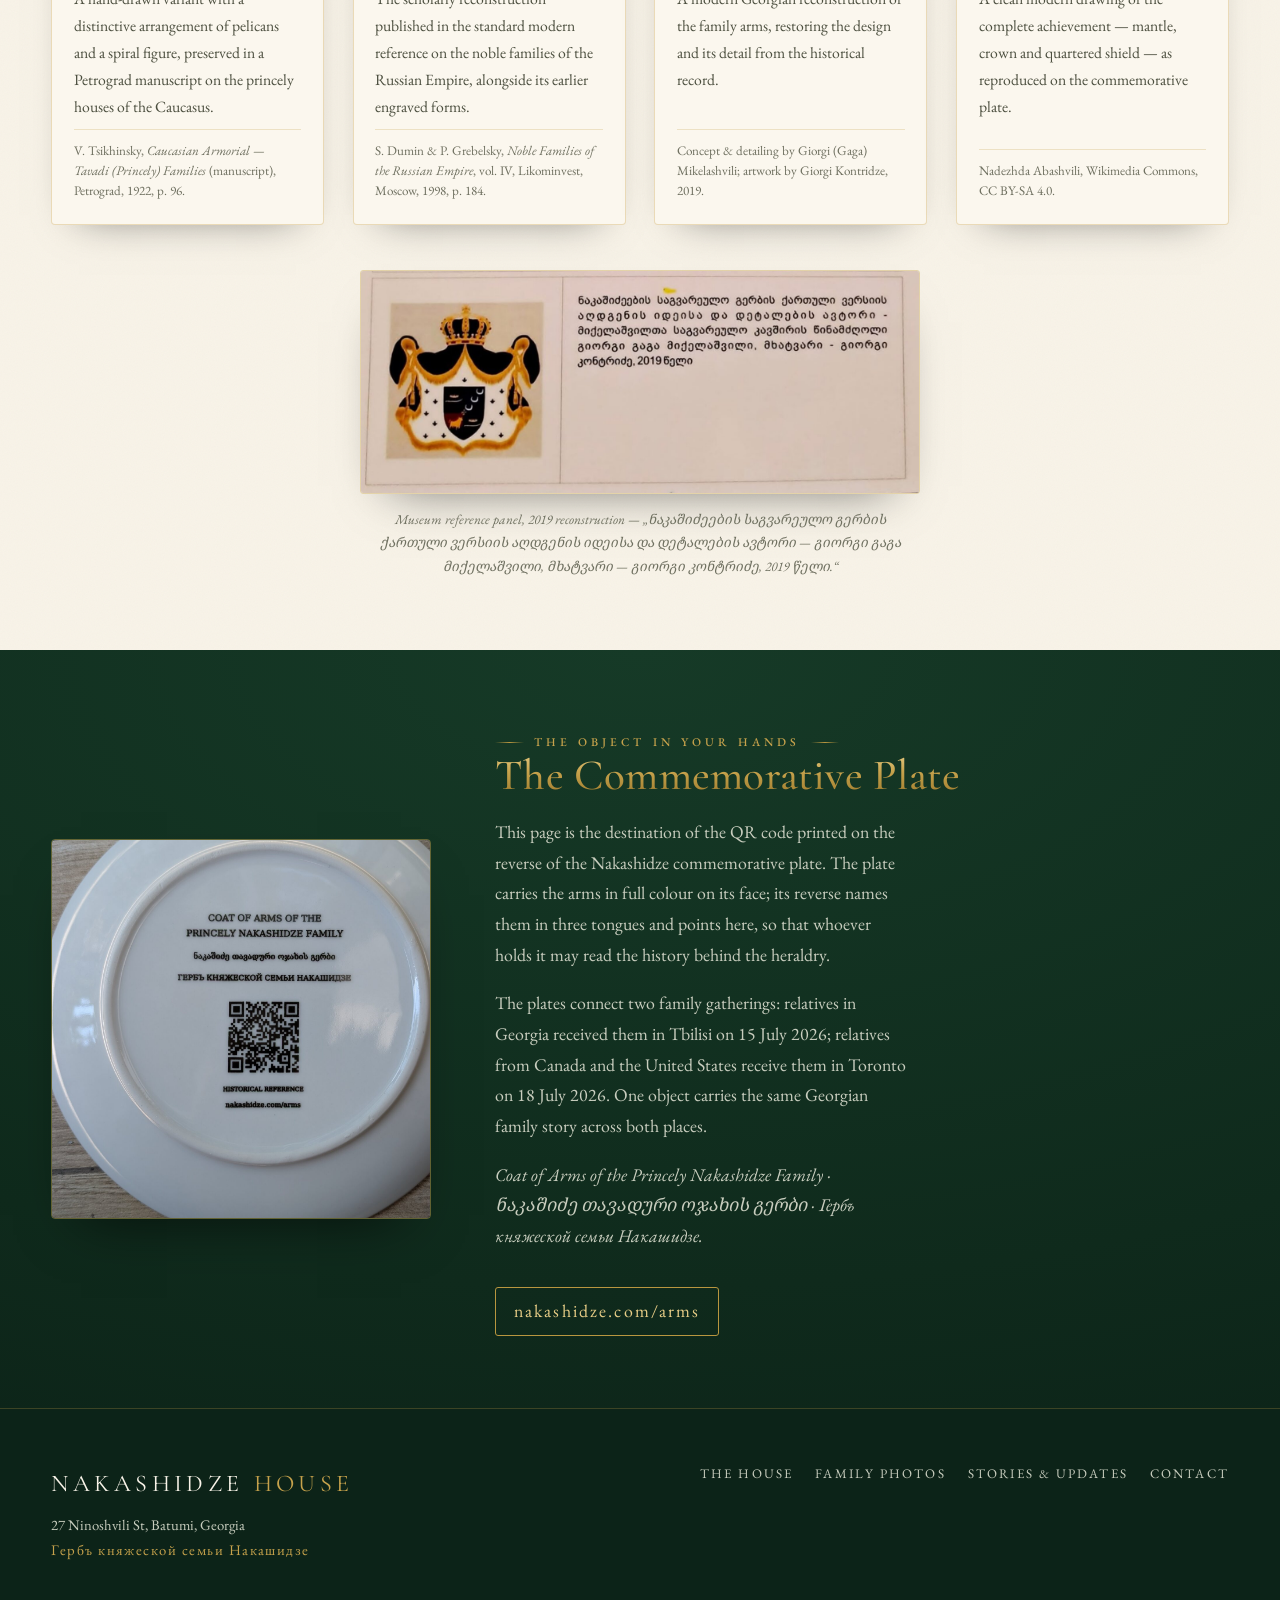
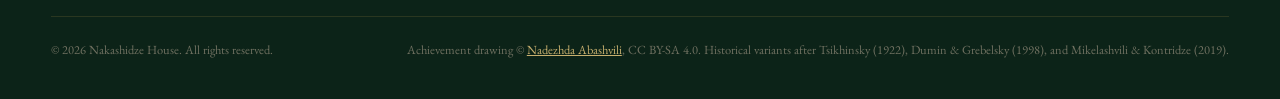
<file: tree/index.html>
<!DOCTYPE html>
<html lang="en">
<head>
<meta charset="UTF-8">
<meta name="viewport" content="width=device-width, initial-scale=1.0">
<meta name="robots" content="noindex, nofollow">
<meta http-equiv="refresh" content="0; url=../arms/">
<link rel="canonical" href="https://nakashidze.com/arms/">
<title>The Nakashidze Family Arms</title>
<script>window.location.replace('../arms/');</script>
</head>
<body>
<p>The family-tree page is being prepared. <a href="../arms/">Continue to the Nakashidze family arms.</a></p>
</body>
</html>
</file>
<file: assets/css/style.css>
/* ============================================================
   Nakashidze House — shared stylesheet
   Aesthetic: imperial heirloom / museum porcelain
   Palette drawn from the commemorative plate: heraldic green,
   antique gold, warm porcelain, with crimson + azure accents.
   ============================================================ */

:root {
  /* greens */
  --green-950: #0c2318;
  --green-900: #0f2a1c;
  --green-850: #123322;
  --green-800: #163a27;
  --green-700: #1d4a33;
  --green-600: #245b3f;

  /* golds */
  --gold:        #c6a24c;
  --gold-bright: #e7cd86;
  --gold-deep:   #9a7729;
  --gold-line:   #b8963f;

  /* porcelain / ink */
  --porcelain:  #f8f3e8;
  --porcelain-2:#f1e9d6;
  --paper:      #fbf7ee;
  --ink:        #22271e;
  --ink-soft:   #4c4f3f;
  --ink-faint:  #6f7060;

  /* text on green */
  --cream:      #efe8d6;
  --cream-soft: #c8cdbe;

  /* heraldic accents */
  --crimson: #7c2230;
  --azure:   #21508f;

  --serif-display: "Cormorant Garamond", "Noto Serif Georgian", "EB Garamond", Georgia, "Times New Roman", serif;
  --serif-body:    "EB Garamond", "Noto Serif Georgian", Georgia, "Times New Roman", serif;

  --measure: 66ch;
  --ease: cubic-bezier(.2, .7, .2, 1);
}

/* ---------- reset-ish ---------- */
*, *::before, *::after { box-sizing: border-box; }
html { -webkit-text-size-adjust: 100%; scroll-behavior: smooth; }
@media (prefers-reduced-motion: reduce) {
  html { scroll-behavior: auto; }
}
body {
  margin: 0;
  font-family: var(--serif-body);
  color: var(--ink);
  background: var(--green-900);
  font-size: clamp(1.02rem, 0.62rem + 0.62vw, 1.22rem);
  line-height: 1.72;
  -webkit-font-smoothing: antialiased;
  text-rendering: optimizeLegibility;
  overflow-x: hidden; /* safety against incidental horizontal overflow on small screens */
}
img { max-width: 100%; display: block; }
a { color: inherit; }

/* ---------- typography helpers ---------- */
h1, h2, h3, h4 {
  font-family: var(--serif-display);
  font-weight: 500;
  line-height: 1.08;
  margin: 0;
  letter-spacing: .005em;
}
.eyebrow {
  font-family: var(--serif-body);
  text-transform: uppercase;
  letter-spacing: .34em;
  font-size: .74rem;
  font-weight: 500;
  color: var(--gold);
  display: inline-flex;
  align-items: center;
  gap: .9em;
}
.eyebrow::before, .eyebrow::after {
  content: "";
  width: 2.4em; height: 1px;
  background: linear-gradient(90deg, transparent, var(--gold-line), transparent);
}
.eyebrow.solo::before { display: none; }
.eyebrow.solo::after  { display: none; }

.gold-text {
  background: linear-gradient(180deg, var(--gold-bright) 0%, var(--gold) 42%, var(--gold-deep) 100%);
  -webkit-background-clip: text;
  background-clip: text;
  color: transparent;
}

/* ---------- fleuron divider ---------- */
.fleuron {
  display: flex;
  align-items: center;
  justify-content: center;
  gap: 1.1rem;
  margin: 0 auto;
  color: var(--gold);
}
.fleuron::before, .fleuron::after {
  content: "";
  height: 1px; width: min(28vw, 190px);
  background: linear-gradient(90deg, transparent, var(--gold-line));
}
.fleuron::after { transform: scaleX(-1); }
.fleuron svg { width: 26px; height: 26px; display: block; opacity: .9; }

/* ---------- layout ---------- */
.wrap { width: min(1180px, 92vw); margin-inline: auto; }
.narrow { width: min(720px, 92vw); margin-inline: auto; }
section { position: relative; }

/* ============================================================
   NAV
   ============================================================ */
.nav {
  position: sticky; top: 0; z-index: 50;
  display: flex; align-items: center; justify-content: space-between;
  flex-wrap: wrap; row-gap: .5rem;
  gap: 1rem;
  padding: .85rem clamp(1rem, 4vw, 2.4rem);
  background: color-mix(in srgb, var(--green-950) 82%, transparent);
  backdrop-filter: blur(9px) saturate(1.1);
  -webkit-backdrop-filter: blur(9px) saturate(1.1);
  border-bottom: 1px solid color-mix(in srgb, var(--gold) 28%, transparent);
}
.nav__brand {
  font-family: var(--serif-display);
  font-size: 1.12rem;
  letter-spacing: .26em;
  text-transform: uppercase;
  color: var(--porcelain);
  text-decoration: none;
  white-space: nowrap;
  display: inline-flex; align-items: center; gap: .6em;
}
.nav__brand b { color: var(--gold); font-weight: 600; }
.nav__mark { width: 20px; height: 20px; color: var(--gold); }
.nav__links { display: flex; gap: clamp(.9rem, 2.4vw, 2rem); align-items: center; }
.nav__links a {
  color: var(--cream-soft);
  text-decoration: none;
  font-size: .82rem;
  letter-spacing: .16em;
  text-transform: uppercase;
  padding-bottom: 3px;
  border-bottom: 1px solid transparent;
  transition: color .3s var(--ease), border-color .3s var(--ease);
  white-space: nowrap;
}
.nav__links a:hover, .nav__links a[aria-current="page"] {
  color: var(--gold-bright);
  border-color: var(--gold);
}
@media (max-width: 720px) {
  .nav__links a.hide-sm { display: none; }
}
@media (max-width: 560px) {
  .nav__brand { font-size: .96rem; letter-spacing: .16em; gap: .45em; }
  .nav__mark { width: 16px; height: 16px; }
  .nav__links { gap: 1.1rem; }
  .nav__links a { font-size: .74rem; letter-spacing: .1em; }
}

/* ============================================================
   HERO (arms page)
   ============================================================ */
.hero {
  position: relative;
  overflow: hidden;
  background:
    radial-gradient(120% 90% at 50% -10%, var(--green-700) 0%, var(--green-900) 55%, var(--green-950) 100%);
  color: var(--cream);
  padding: clamp(3rem, 8vh, 6rem) 0 clamp(3.5rem, 9vh, 6.5rem);
}
.hero::before { /* faint heraldic vignette + grain */
  content: "";
  position: absolute; inset: 0;
  background-image: url("data:image/svg+xml,%3Csvg xmlns='http://www.w3.org/2000/svg' width='140' height='140'%3E%3Cfilter id='n'%3E%3CfeTurbulence type='fractalNoise' baseFrequency='0.9' numOctaves='2'/%3E%3C/filter%3E%3Crect width='100%25' height='100%25' filter='url(%23n)' opacity='0.4'/%3E%3C/svg%3E");
  opacity: .05; mix-blend-mode: overlay; pointer-events: none;
}
.hero__grid {
  position: relative;
  display: grid;
  grid-template-columns: 1fr min(46%, 440px);
  gap: clamp(1.5rem, 4vw, 3.4rem);
  align-items: center;
}
@media (max-width: 860px) {
  .hero__grid { grid-template-columns: 1fr; text-align: center; }
  .eyebrow { justify-content: center; }
}
.hero__title {
  font-size: clamp(2.4rem, 1.4rem + 3.6vw, 4.3rem);
  font-weight: 500;
  margin: 1.1rem 0 .2rem;
  letter-spacing: .01em;
}
.hero__title .line2 { display: block; }
.hero__sub {
  font-family: var(--serif-body);
  margin-top: 1.1rem;
  display: grid; gap: .15rem;
}
.hero__sub .ka { font-size: 1.24rem; color: var(--porcelain); }
.hero__sub .ru {
  font-size: 1.02rem; letter-spacing: .12em; text-transform: uppercase;
  color: var(--gold); font-variant: small-caps;
}
.hero__lede {
  max-width: 46ch; margin: 1.6rem 0 0;
  color: var(--cream-soft); font-size: 1.1rem;
}
@media (max-width: 860px) { .hero__lede { margin-inline: auto; } }
.hero__note {
  margin-top: 1.8rem;
  font-style: italic;
  font-size: .98rem;
  color: color-mix(in srgb, var(--gold-bright) 78%, var(--cream));
  border-left: 2px solid var(--gold);
  padding-left: 1rem;
  max-width: 42ch;
}
@media (max-width: 860px) {
  .hero__note { border-left: none; padding-left: 0; margin-inline: auto;
    border-top: 1px solid color-mix(in srgb, var(--gold) 40%, transparent); padding-top: 1rem; }
}

/* plate frame */
.plate-frame {
  position: relative;
  padding: 14px;
  border-radius: 6px;
  background:
    linear-gradient(180deg, color-mix(in srgb, var(--gold) 30%, transparent), transparent 60%),
    var(--green-850);
  box-shadow:
    0 1px 0 color-mix(in srgb, var(--gold-bright) 40%, transparent) inset,
    0 30px 60px -24px rgba(0,0,0,.7);
  outline: 1px solid color-mix(in srgb, var(--gold) 55%, transparent);
  outline-offset: -14px;
}
.plate-frame::after { /* inner gold hairline */
  content: ""; position: absolute; inset: 8px;
  border: 1px solid color-mix(in srgb, var(--gold) 45%, transparent);
  border-radius: 3px; pointer-events: none;
}
.plate-frame img {
  border-radius: 2px;
  width: 100%;
  aspect-ratio: 1;
  object-fit: cover;
  object-position: center;
}
.plate-cap {
  text-align: center; margin-top: .9rem;
  font-size: .74rem; letter-spacing: .22em; text-transform: uppercase;
  color: var(--gold);
}

/* ============================================================
   SECTIONS — porcelain + green bands
   ============================================================ */
.band { padding: clamp(3.4rem, 8vh, 6rem) 0; }
.band--porcelain {
  background: var(--porcelain);
  color: var(--ink);
}
.band--porcelain::before {
  content: ""; position: absolute; inset: 0; pointer-events: none;
  background-image: url("data:image/svg+xml,%3Csvg xmlns='http://www.w3.org/2000/svg' width='120' height='120'%3E%3Cfilter id='n'%3E%3CfeTurbulence type='fractalNoise' baseFrequency='0.85' numOctaves='2'/%3E%3C/filter%3E%3Crect width='100%25' height='100%25' filter='url(%23n)'/%3E%3C/svg%3E");
  opacity: .035; mix-blend-mode: multiply;
}
.band--green {
  background:
    radial-gradient(140% 120% at 50% 0%, var(--green-800), var(--green-900) 70%, var(--green-950));
  color: var(--cream);
}
.band > .wrap, .band > .narrow { position: relative; z-index: 1; }

.section-head { text-align: center; margin-bottom: clamp(2rem, 5vh, 3.2rem); }
.section-head h2 {
  font-size: clamp(1.9rem, 1.2rem + 2.2vw, 3rem);
  margin: .8rem 0 .5rem;
}
.section-head p { color: var(--ink-soft); max-width: 60ch; margin: .4rem auto 0; }
.band--green .section-head p { color: var(--cream-soft); }

/* prose */
.prose p { margin: 0 0 1.15rem; max-width: var(--measure); }
.prose { font-size: 1.14rem; }
.dropcap::first-letter {
  font-family: var(--serif-display);
  float: left;
  font-size: 4.1rem;
  line-height: .78;
  padding: .12em .12em 0 0;
  color: var(--crimson);
  font-weight: 600;
}
.band--green .dropcap::first-letter { color: var(--gold); }

/* ============================================================
   BLAZON — image + annotated quarters
   ============================================================ */
.blazon {
  display: grid;
  grid-template-columns: minmax(0, .9fr) minmax(0, 1.1fr);
  gap: clamp(2rem, 5vw, 4rem);
  align-items: center;
}
@media (max-width: 900px) { .blazon { grid-template-columns: 1fr; } }
.blazon__fig { margin: 0; text-align: center; }
.blazon__fig img {
  margin-inline: auto;
  width: min(360px, 80%);
  filter: drop-shadow(0 24px 34px rgba(0,0,0,.28));
}
.blazon__fig figcaption {
  margin-top: 1rem; font-size: .82rem; color: var(--ink-faint); font-style: italic;
}
.band--green .blazon__fig figcaption { color: var(--cream-soft); }

.quarters { display: grid; gap: 1.15rem; }
.quarter {
  display: grid; grid-template-columns: auto 1fr; gap: 1rem; align-items: start;
  padding-bottom: 1.15rem;
  border-bottom: 1px solid color-mix(in srgb, var(--gold) 30%, transparent);
}
.quarter:last-child { border-bottom: none; padding-bottom: 0; }
.quarter__no {
  font-family: var(--serif-display);
  font-size: 1.5rem; line-height: 1;
  color: var(--gold-deep);
  width: 2.2rem; height: 2.2rem;
  display: grid; place-items: center;
  border: 1px solid var(--gold-line);
  border-radius: 50%;
  flex: none;
}
.band--green .quarter__no { color: var(--gold-bright); }
.quarter h4 { font-size: 1.28rem; margin-bottom: .12rem; }
.quarter p { margin: 0; font-size: 1rem; color: var(--ink-soft); }
.band--green .quarter p { color: var(--cream-soft); }

/* ============================================================
   VARIANTS — documented sources
   ============================================================ */
.variants {
  display: grid;
  grid-template-columns: repeat(auto-fit, minmax(260px, 1fr));
  gap: clamp(1.2rem, 2.6vw, 1.8rem);
}
.vcard {
  background: var(--paper);
  border: 1px solid color-mix(in srgb, var(--gold) 34%, transparent);
  border-radius: 4px;
  overflow: hidden;
  display: flex; flex-direction: column;
  box-shadow: 0 18px 40px -28px rgba(0,0,0,.55);
  transition: transform .5s var(--ease), box-shadow .5s var(--ease), border-color .5s var(--ease);
}
.vcard:hover {
  transform: translateY(-6px);
  box-shadow: 0 30px 54px -26px rgba(0,0,0,.6);
  border-color: var(--gold);
}
.vcard__img {
  aspect-ratio: 16 / 10;
  background: #efe9db center/cover no-repeat;
  border-bottom: 1px solid color-mix(in srgb, var(--gold) 30%, transparent);
}
.vcard__body { padding: 1.3rem 1.35rem 1.5rem; display: flex; flex-direction: column; gap: .5rem; flex: 1; }
.vcard__era { font-size: .72rem; letter-spacing: .2em; text-transform: uppercase; color: var(--gold-deep); }
.vcard h3 { font-size: 1.4rem; color: var(--ink); }
.vcard p { margin: 0; font-size: .98rem; color: var(--ink-soft); }
.vcard cite {
  margin-top: auto; padding-top: .7rem;
  font-style: normal; font-size: .82rem; color: var(--ink-faint);
  border-top: 1px solid color-mix(in srgb, var(--gold) 26%, transparent);
  line-height: 1.5;
}

/* documentary panel */
.panel-figure { margin: clamp(2rem,5vh,3rem) auto 0; max-width: 760px; text-align: center; }
.panel-figure img {
  margin-inline: auto; border-radius: 3px;
  border: 1px solid color-mix(in srgb, var(--gold) 40%, transparent);
  box-shadow: 0 22px 48px -30px rgba(0,0,0,.6);
}
.panel-figure figcaption { margin-top: .9rem; font-size: .84rem; font-style: italic; color: var(--cream-soft); }

/* ============================================================
   THE PLATE (closing)
   ============================================================ */
.plate {
  display: grid;
  grid-template-columns: min(40%, 380px) 1fr;
  gap: clamp(2rem, 5vw, 4rem);
  align-items: center;
}
@media (max-width: 820px) { .plate { grid-template-columns: 1fr; text-align: center; } }
.plate__img {
  border-radius: 4px;
  border: 1px solid color-mix(in srgb, var(--gold) 45%, transparent);
  box-shadow: 0 26px 56px -30px rgba(0,0,0,.7);
}
.plate h2 { font-size: clamp(1.8rem, 1.2rem + 2vw, 2.7rem); margin-bottom: 1rem; }
.plate .url {
  display: inline-block; margin-top: 1.1rem;
  font-family: var(--serif-body);
  letter-spacing: .12em;
  color: var(--gold-bright);
  border: 1px solid var(--gold-line);
  padding: .5rem 1.1rem; border-radius: 3px;
  text-decoration: none;
  transition: background .3s var(--ease), color .3s var(--ease);
}
.plate .url:hover { background: var(--gold); color: var(--green-950); }

/* ============================================================
   FOOTER
   ============================================================ */
.foot {
  background: var(--green-950);
  color: var(--cream-soft);
  padding: clamp(2.6rem, 6vh, 4rem) 0 2.4rem;
  border-top: 1px solid color-mix(in srgb, var(--gold) 26%, transparent);
}
.foot__top {
  display: flex; flex-wrap: wrap; gap: 1.4rem 2.5rem;
  justify-content: space-between; align-items: flex-start;
}
.foot__brand { font-family: var(--serif-display); font-size: 1.5rem; letter-spacing: .18em; text-transform: uppercase; color: var(--porcelain); }
.foot__brand span { color: var(--gold); }
.foot__tri { margin-top: .5rem; font-size: .92rem; color: var(--cream-soft); max-width: 40ch; }
.foot__tri .ru { font-variant: small-caps; letter-spacing: .1em; color: var(--gold); }
.foot__links { display: flex; flex-wrap: wrap; gap: 1.4rem; }
.foot__links a {
  color: var(--cream-soft); text-decoration: none;
  font-size: .82rem; letter-spacing: .16em; text-transform: uppercase;
  border-bottom: 1px solid transparent; transition: color .3s, border-color .3s;
}
.foot__links a:hover { color: var(--gold-bright); border-color: var(--gold); }
.foot__legal {
  margin-top: 2.4rem; padding-top: 1.4rem;
  border-top: 1px solid color-mix(in srgb, var(--gold) 16%, transparent);
  display: flex; flex-wrap: wrap; gap: .5rem 2rem; justify-content: space-between;
  font-size: .78rem; color: var(--ink-faint);
}
.foot__legal a { color: color-mix(in srgb, var(--gold) 70%, var(--cream-soft)); }

/* ============================================================
   REVEAL ANIMATIONS
   ============================================================ */
.reveal { opacity: 0; transform: translateY(24px); transition: opacity .9s var(--ease), transform .9s var(--ease); }
.reveal.in { opacity: 1; transform: none; }
.reveal.d1 { transition-delay: .09s; }
.reveal.d2 { transition-delay: .18s; }
.reveal.d3 { transition-delay: .27s; }
.reveal.d4 { transition-delay: .36s; }
@media (prefers-reduced-motion: reduce) {
  .reveal { opacity: 1 !important; transform: none !important; transition: none !important; }
}

/* skip link */
.skip {
  position: absolute; left: -999px; top: 0; z-index: 100;
  background: var(--gold); color: var(--green-950); padding: .6rem 1rem; border-radius: 0 0 4px 0;
  text-decoration: none; font-size: .85rem;
}
.skip:focus { left: 0; }

/* ============================================================
   HOME PAGE (index.html)
   ============================================================ */
.home-hero {
  min-height: 78vh;
  display: grid; align-items: center;
  position: relative; overflow: hidden;
  background:
    linear-gradient(180deg,
      color-mix(in srgb, var(--green-950) 52%, transparent) 0%,
      color-mix(in srgb, var(--green-900) 34%, transparent) 42%,
      color-mix(in srgb, var(--green-950) 80%, transparent) 100%),
    url("../img/house.jpg") center 42% / cover no-repeat,
    var(--green-900);
  color: var(--cream);
  text-align: center;
  padding: 3rem 0 3.5rem;
}
.home-hero__inner { position: relative; z-index: 2; }
.home-hero h1 {
  font-size: clamp(2.6rem, 1.4rem + 4.6vw, 5.4rem);
  font-weight: 500; margin: 1rem 0 .4rem; letter-spacing: .01em;
  text-shadow: 0 2px 24px rgba(8, 24, 16, .55), 0 1px 3px rgba(8, 24, 16, .45);
}
.home-hero .addr {
  letter-spacing: .28em; text-transform: uppercase; font-size: .82rem; color: var(--gold-bright);
  text-shadow: 0 1px 10px rgba(8, 24, 16, .7);
}
.home-hero .lede {
  max-width: 54ch; margin: 1.6rem auto 2.2rem; color: var(--cream); font-size: 1.16rem;
  text-shadow: 0 1px 14px rgba(8, 24, 16, .65);
}
.btn-row { display: flex; gap: 1rem; justify-content: center; flex-wrap: wrap; }
.btn {
  text-decoration: none; font-size: .82rem; letter-spacing: .18em; text-transform: uppercase;
  padding: .85rem 1.6rem; border-radius: 3px; transition: all .3s var(--ease);
}
.btn--gold { background: linear-gradient(180deg, var(--gold-bright), var(--gold)); color: var(--green-950); font-weight: 600; }
.btn--gold:hover { filter: brightness(1.08); transform: translateY(-2px); }
.btn--ghost { border: 1px solid var(--gold-line); color: var(--gold-bright); }
.btn--ghost:hover { background: color-mix(in srgb, var(--gold) 18%, transparent); }

.cards {
  display: grid; grid-template-columns: repeat(auto-fit, minmax(240px, 1fr));
  gap: clamp(1.2rem, 2.5vw, 1.8rem);
}
.hcard {
  border: 1px solid color-mix(in srgb, var(--gold) 32%, transparent);
  border-radius: 4px; padding: 1.8rem; background: var(--paper);
  text-decoration: none; color: var(--ink);
  transition: transform .45s var(--ease), box-shadow .45s var(--ease), border-color .45s var(--ease);
  display: flex; flex-direction: column; gap: .6rem;
}
.hcard:hover { transform: translateY(-5px); border-color: var(--gold); box-shadow: 0 26px 48px -30px rgba(0,0,0,.5); }
.hcard .k { font-size: .72rem; letter-spacing: .2em; text-transform: uppercase; color: var(--gold-deep); }
.hcard h3 { font-size: 1.55rem; }
.hcard p { margin: 0; color: var(--ink-soft); font-size: 1rem; }
.hcard .go { margin-top: auto; color: var(--crimson); font-size: .85rem; letter-spacing: .14em; text-transform: uppercase; }

/* plate and family-tree notice on the home page */
.plate-ribbon {
  position: relative;
  z-index: 3;
  margin: 0;
  background: var(--porcelain-2);
  border-top: 1px solid color-mix(in srgb, var(--gold) 58%, transparent);
  border-bottom: 1px solid color-mix(in srgb, var(--gold) 58%, transparent);
}
.plate-ribbon a {
  width: min(1100px, 92vw);
  margin-inline: auto;
  padding: 1.05rem 0;
  display: flex;
  align-items: baseline;
  justify-content: center;
  gap: .55rem 1.25rem;
  flex-wrap: wrap;
  color: var(--ink);
  text-decoration: none;
  text-align: center;
}
.plate-ribbon span,
.plate-ribbon em,
.plate-ribbon b {
  font-size: .72rem;
  letter-spacing: .17em;
  text-transform: uppercase;
}
.plate-ribbon span { color: var(--crimson); }
.plate-ribbon strong { font-family: var(--serif-display); font-size: 1.2rem; font-weight: 600; }
.plate-ribbon em { color: var(--ink-faint); font-style: normal; }
.plate-ribbon b { color: var(--gold-deep); font-weight: 500; }
.plate-ribbon a:hover b { color: var(--crimson); }

/* ============================================================
   FAMILY CONNECTION (tree page)
   ============================================================ */
.family-hero {
  position: relative;
  isolation: isolate;
  overflow: hidden;
  color: var(--cream);
  padding: clamp(4.4rem, 10vh, 7rem) 0;
  background:
    radial-gradient(circle at 22% 18%, color-mix(in srgb, var(--gold) 15%, transparent), transparent 30%),
    radial-gradient(circle at 84% 76%, color-mix(in srgb, var(--crimson) 14%, transparent), transparent 28%),
    linear-gradient(135deg, var(--green-700), var(--green-900) 58%, var(--green-950));
}
.family-hero::before {
  content: "";
  position: absolute;
  inset: 1.2rem;
  z-index: -1;
  border: 1px solid color-mix(in srgb, var(--gold) 34%, transparent);
  pointer-events: none;
}
.family-hero__grid {
  position: relative;
  z-index: 1;
  display: grid;
  grid-template-columns: minmax(0, .92fr) minmax(390px, 1.08fr);
  gap: clamp(2.5rem, 7vw, 6.5rem);
  align-items: center;
}
.family-hero__title {
  margin: 1.15rem 0 0;
  font-size: clamp(3.4rem, 2rem + 5vw, 6rem);
  font-weight: 400;
  line-height: .92;
  letter-spacing: -.015em;
}
.family-hero__title span { display: block; font-size: .72em; margin-top: .16em; }
.family-hero__lede {
  max-width: 48ch;
  margin: 1.65rem 0 2rem;
  color: var(--cream-soft);
  font-size: 1.15rem;
}
.family-gatherings {
  display: grid;
  grid-template-columns: 1fr auto 1fr;
  gap: 1px;
  background: color-mix(in srgb, var(--gold) 45%, transparent);
  border: 1px solid color-mix(in srgb, var(--gold) 45%, transparent);
  box-shadow: 0 30px 70px -45px rgba(0,0,0,.9);
}
.family-gathering {
  min-height: 250px;
  padding: clamp(1.5rem, 3vw, 2.2rem);
  display: flex;
  flex-direction: column;
  justify-content: center;
  text-align: center;
  background: color-mix(in srgb, var(--green-850) 82%, transparent);
}
.family-gathering time {
  color: var(--gold-bright);
  font-size: .7rem;
  letter-spacing: .2em;
  text-transform: uppercase;
}
.family-gathering h2 {
  margin-top: .45rem;
  color: var(--porcelain);
  font-size: clamp(2rem, 1.4rem + 2vw, 3rem);
}
.family-gathering p { margin: .65rem auto 0; max-width: 22ch; color: var(--cream-soft); font-size: .96rem; }
.family-gatherings__link {
  width: 82px;
  padding: 1rem .5rem;
  display: flex;
  flex-direction: column;
  align-items: center;
  justify-content: center;
  gap: .7rem;
  color: var(--gold-bright);
  background: var(--green-950);
}
.family-gatherings__link span {
  writing-mode: vertical-rl;
  font-size: .6rem;
  letter-spacing: .17em;
  text-transform: uppercase;
}
.family-gatherings__link i { color: var(--gold); font-style: normal; }
.family-context { border-bottom: 1px solid color-mix(in srgb, var(--gold) 38%, transparent); }
.family-context__copy {
  padding-top: 1.6rem;
  border-top: 1px solid color-mix(in srgb, var(--gold) 50%, transparent);
}
.family-context__copy p { max-width: 65ch; margin-inline: auto; }
.family-tree-section { border-top: 0; }

@media (max-width: 980px) {
  .family-hero__grid { grid-template-columns: 1fr; }
  .family-hero__copy { max-width: 720px; text-align: center; margin-inline: auto; }
  .family-hero__lede { margin-inline: auto; }
  .family-hero__copy .btn-row { justify-content: center; }
  .family-gatherings { max-width: 720px; width: 100%; margin-inline: auto; }
}
@media (max-width: 650px) {
  .family-hero { padding-block: 4rem; }
  .family-hero::before { inset: .7rem; }
  .family-hero__title { font-size: clamp(3.1rem, 16vw, 4.5rem); }
  .family-gatherings { grid-template-columns: 1fr; }
  .family-gathering { min-height: 0; padding-block: 2rem; }
  .family-gatherings__link {
    width: auto;
    padding: .75rem 1rem;
    flex-direction: row;
  }
  .family-gatherings__link span { writing-mode: horizontal-tb; }
  .plate-ribbon a { display: grid; gap: .15rem; }
}

/* ============================================================
   VIDEO EMBED + RESOURCES (Stories page)
   ============================================================ */
.video-figure { margin: 0 auto; max-width: 880px; }
.video-embed {
  position: relative; width: 100%; aspect-ratio: 16 / 9;
  border-radius: 4px; overflow: hidden;
  border: 1px solid color-mix(in srgb, var(--gold) 45%, transparent);
  box-shadow: 0 26px 56px -30px rgba(0,0,0,.65);
  background: #0b0b0b;
}
.video-embed iframe { position: absolute; inset: 0; width: 100%; height: 100%; border: 0; display: block; }
.video-figure figcaption { margin-top: 1rem; text-align: center; font-style: italic; font-size: .95rem; }
.band--green .video-figure figcaption { color: var(--cream-soft); }
.band--porcelain .video-figure figcaption { color: var(--ink-faint); }

.arch { display: grid; grid-template-columns: 1.05fr .95fr; gap: clamp(2rem, 5vw, 4rem); align-items: center; }
@media (max-width: 880px) { .arch { grid-template-columns: 1fr; } }
.arch__img { border-radius: 4px; border: 1px solid color-mix(in srgb, var(--gold) 40%, transparent);
  box-shadow: 0 24px 50px -30px rgba(0,0,0,.55); }

.resources { list-style: none; padding: 0; margin: 1.4rem auto 0; display: grid; gap: 1rem; max-width: 62ch; }
.resources li { padding-left: 1.6rem; position: relative; }
.resources li::before { content: "✠"; position: absolute; left: 0; top: .05em; color: var(--gold); }
.resources a { color: inherit; text-decoration: underline;
  text-decoration-color: color-mix(in srgb, var(--gold) 60%, transparent); text-underline-offset: 3px; }
.resources a:hover { text-decoration-color: var(--gold); }

/* ============================================================
   FAMILY TREE (tree page)
   Horizontal pedigree: root at the left, ancestors fan right.
   ============================================================ */
.tree-legend {
  display: flex; justify-content: center; align-items: center;
  gap: 1.4rem 2.4rem; flex-wrap: wrap;
  margin-bottom: 1.6rem;
  font-size: .78rem; letter-spacing: .16em; text-transform: uppercase;
  color: var(--ink-soft);
}
.tree-legend span { display: inline-flex; align-items: center; gap: .6em; }
.tree-legend i {
  width: .95em; height: .95em; border-radius: 2px; display: inline-block;
  border: 1px solid color-mix(in srgb, var(--ink) 20%, transparent);
}
.tree-legend .sw-geo  { background: var(--crimson); }
.tree-legend .sw-brit { background: var(--azure); }

.tree-scroll {
  overflow-x: auto;
  padding: .6rem .2rem 1.4rem;
  -webkit-overflow-scrolling: touch;
  scrollbar-color: color-mix(in srgb, var(--gold) 65%, var(--porcelain-2)) var(--porcelain-2);
  scrollbar-width: thin;
}
.tree-scroll::-webkit-scrollbar { height: 10px; }
.tree-scroll::-webkit-scrollbar-track { background: var(--porcelain-2); border-radius: 8px; }
.tree-scroll::-webkit-scrollbar-thumb {
  background: color-mix(in srgb, var(--gold) 65%, var(--porcelain-2));
  border-radius: 8px;
}
.tree-hint {
  text-align: center; margin-top: .9rem;
  font-size: .74rem; letter-spacing: .22em; text-transform: uppercase;
  color: var(--ink-faint);
}
.tree-source {
  text-align: center; margin-top: .5rem;
  font-size: .84rem; font-style: italic; color: var(--ink-faint);
}

.tree { display: inline-flex; padding: .4rem 1rem .4rem 0; --tree-line: color-mix(in srgb, var(--gold-deep) 50%, transparent); }
.tree ul {
  list-style: none; margin: 0; padding: 0 0 0 1.9rem;
  display: flex; flex-direction: column; justify-content: center;
  position: relative;
}
.tree ul::before { /* stem from a person to their parents' junction */
  content: ""; position: absolute; left: 0; top: 50%;
  width: 1.9rem; height: 1px; background: var(--tree-line);
}
.tree li {
  display: flex; align-items: center; position: relative;
  padding: .32rem 0 .32rem 1.9rem;
}
.tree li::before { /* branch from the junction into this person */
  content: ""; position: absolute; left: 0; top: 50%;
  width: 1.9rem; height: 1px; background: var(--tree-line);
}
.tree li::after { /* vertical junction spanning the sibling pair */
  content: ""; position: absolute; left: 0; top: 0; bottom: 0;
  width: 1px; background: var(--tree-line);
}
.tree li:first-child::after { top: 50%; }
.tree li:last-child::after  { bottom: 50%; }
.tree li:only-child::after  { display: none; }

/* root node: no incoming connectors */
.tree > ul { padding-left: 0; }
.tree > ul::before { display: none; }
.tree > ul > li { padding-left: 0; }
.tree > ul > li::before, .tree > ul > li::after { display: none; }

/* person card */
.pn {
  position: relative; z-index: 1;
  background: var(--paper);
  border: 1px solid color-mix(in srgb, var(--gold) 42%, transparent);
  border-left: 3px solid var(--gold);
  border-radius: 4px;
  padding: .55rem .95rem .62rem;
  width: 196px;
  box-shadow: 0 12px 26px -20px rgba(0,0,0,.5);
  transition: transform .35s var(--ease), box-shadow .35s var(--ease), border-color .35s var(--ease);
}
.pn:hover {
  transform: translateY(-3px);
  box-shadow: 0 20px 34px -22px rgba(0,0,0,.55);
  border-color: var(--gold);
}
.pn__name {
  display: block;
  font-family: var(--serif-display);
  font-weight: 600; font-size: 1.02rem; line-height: 1.22;
  color: var(--ink);
}
.pn__dates {
  display: block; margin-top: .3rem;
  font-size: .78rem; letter-spacing: .05em;
  color: var(--ink-faint);
  font-variant-numeric: tabular-nums;
}
.pn--geo  { border-left-color: var(--crimson); }
.pn--brit { border-left-color: var(--azure); }

/* the root person — Deirdre */
.pn--root {
  width: 216px;
  background:
    linear-gradient(180deg, color-mix(in srgb, var(--gold) 22%, transparent), transparent 55%),
    var(--green-850);
  border-color: color-mix(in srgb, var(--gold) 65%, transparent);
  border-left: 3px solid var(--gold);
  padding: .8rem 1.05rem .9rem;
}
.pn--root .pn__kicker {
  display: block; margin-bottom: .3rem;
  font-size: .64rem; letter-spacing: .26em; text-transform: uppercase;
  color: var(--gold-bright);
}
.pn--root .pn__name  { color: var(--porcelain); font-size: 1.18rem; }
.pn--root .pn__dates { color: var(--cream-soft); }

/* outermost known generation — name-only stubs */
.pn--stub { width: 168px; padding: .42rem .8rem .46rem; border-left-width: 2px;
  background: color-mix(in srgb, var(--paper) 70%, var(--porcelain-2)); }
.pn--stub .pn__name { font-weight: 500; font-size: .92rem; }

@media (max-width: 640px) {
  .pn { width: 172px; padding: .5rem .8rem .55rem; }
  .pn__name { font-size: .95rem; }
  .pn--stub { width: 150px; }
  .tree ul { padding-left: 1.3rem; }
  .tree ul::before, .tree li::before { width: 1.3rem; }
  .tree li { padding-left: 1.3rem; }
}
</file>
